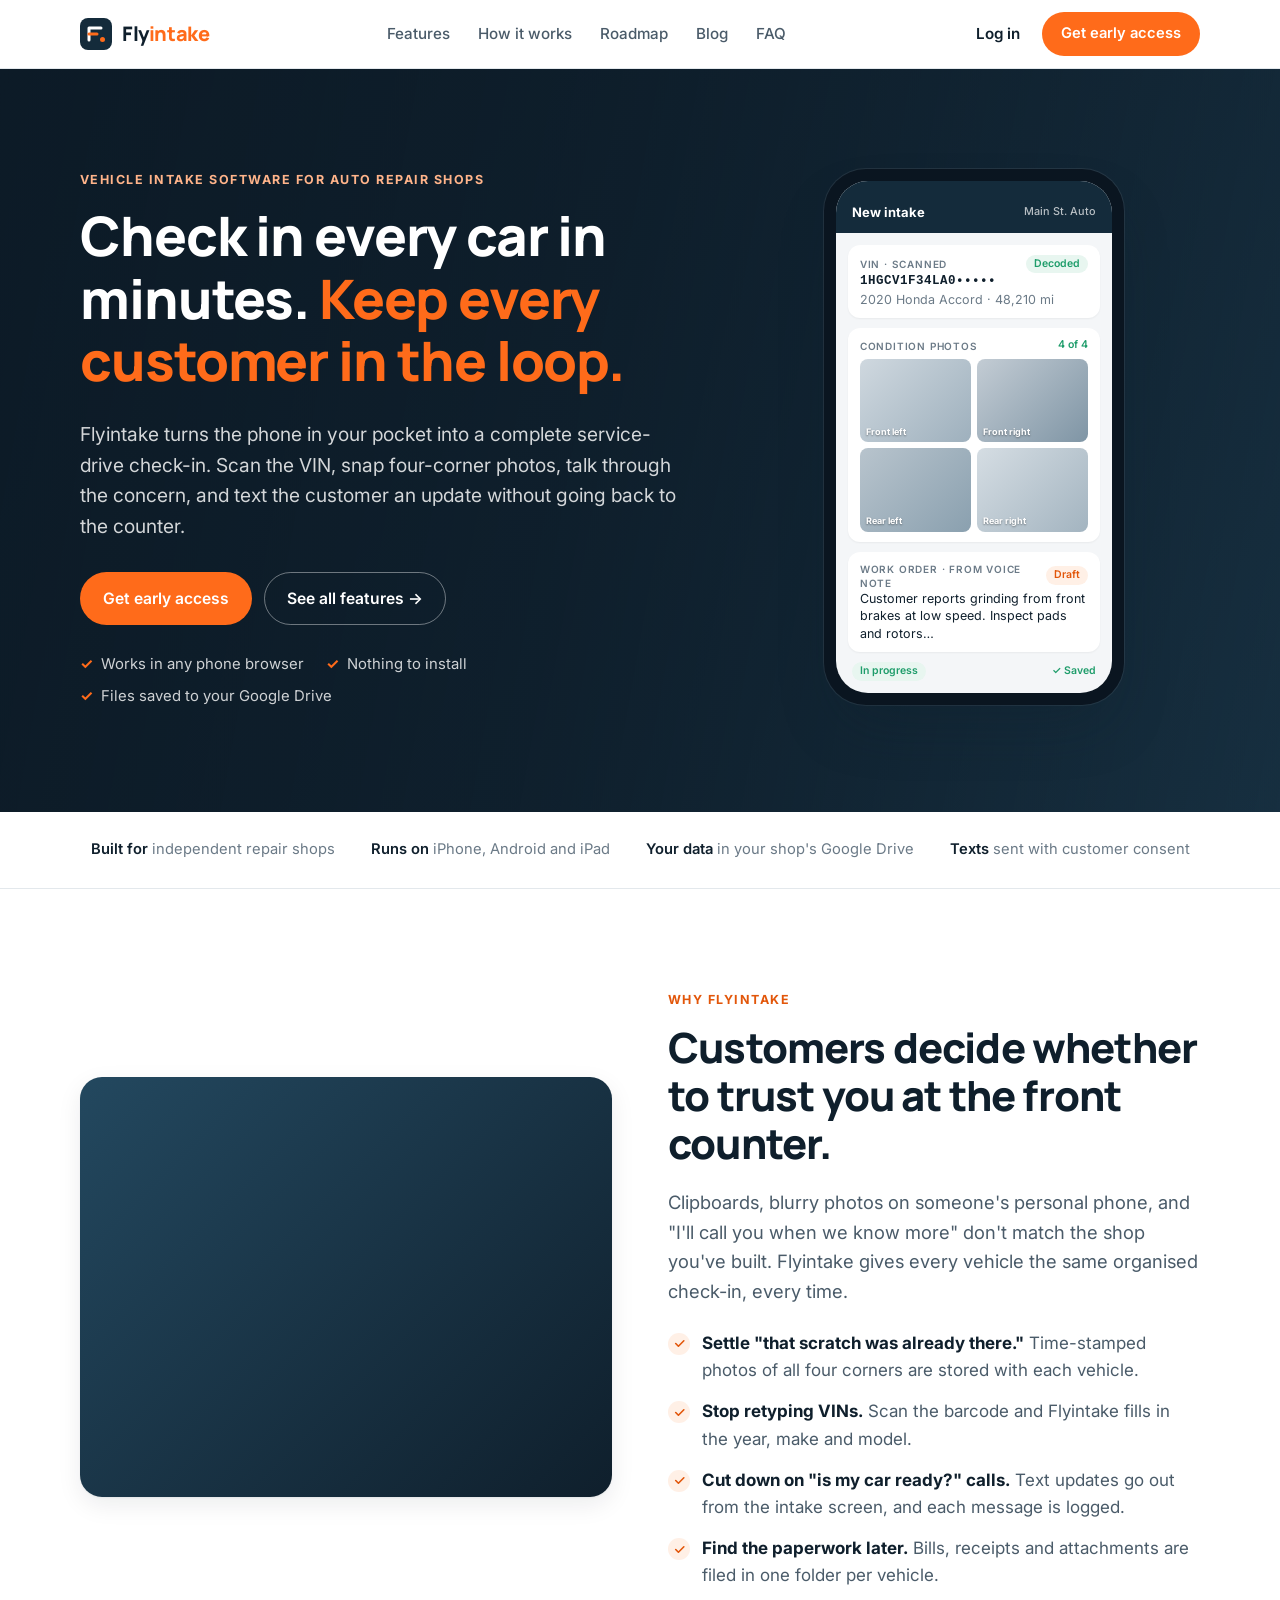
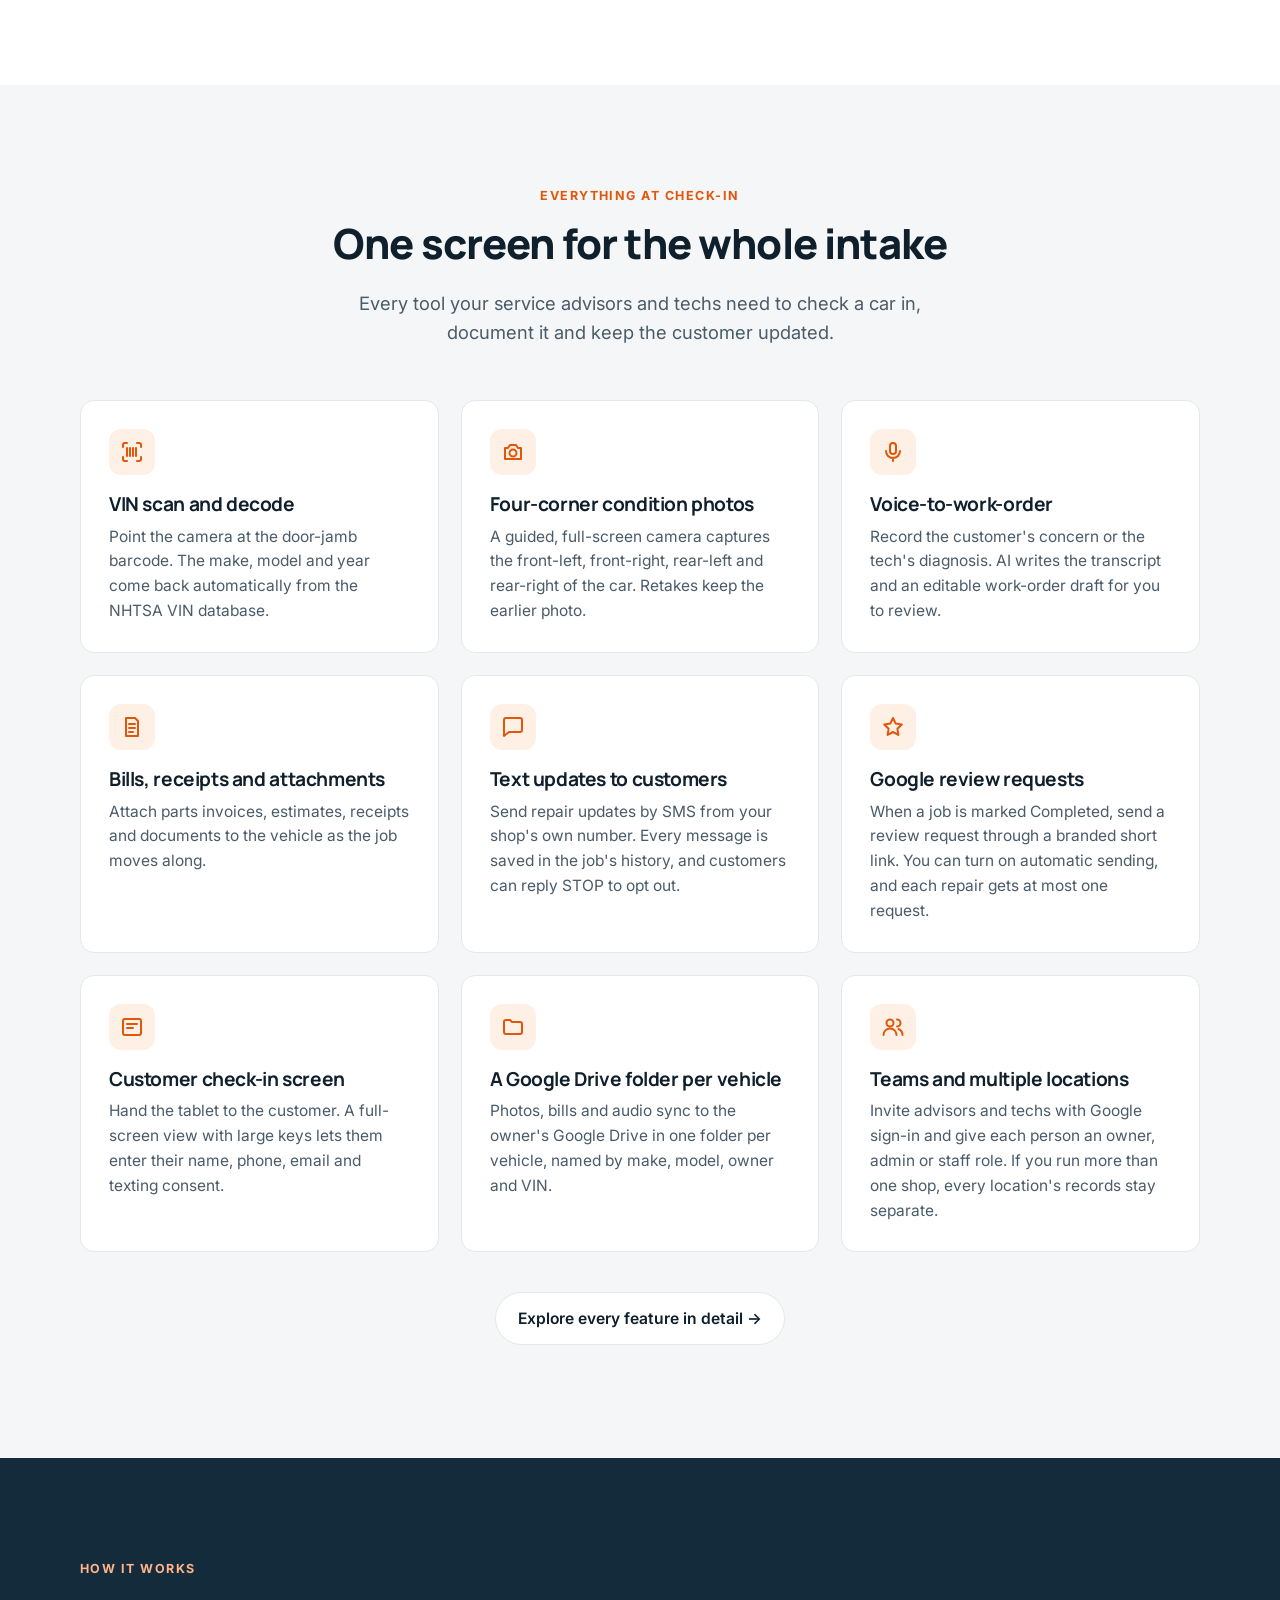
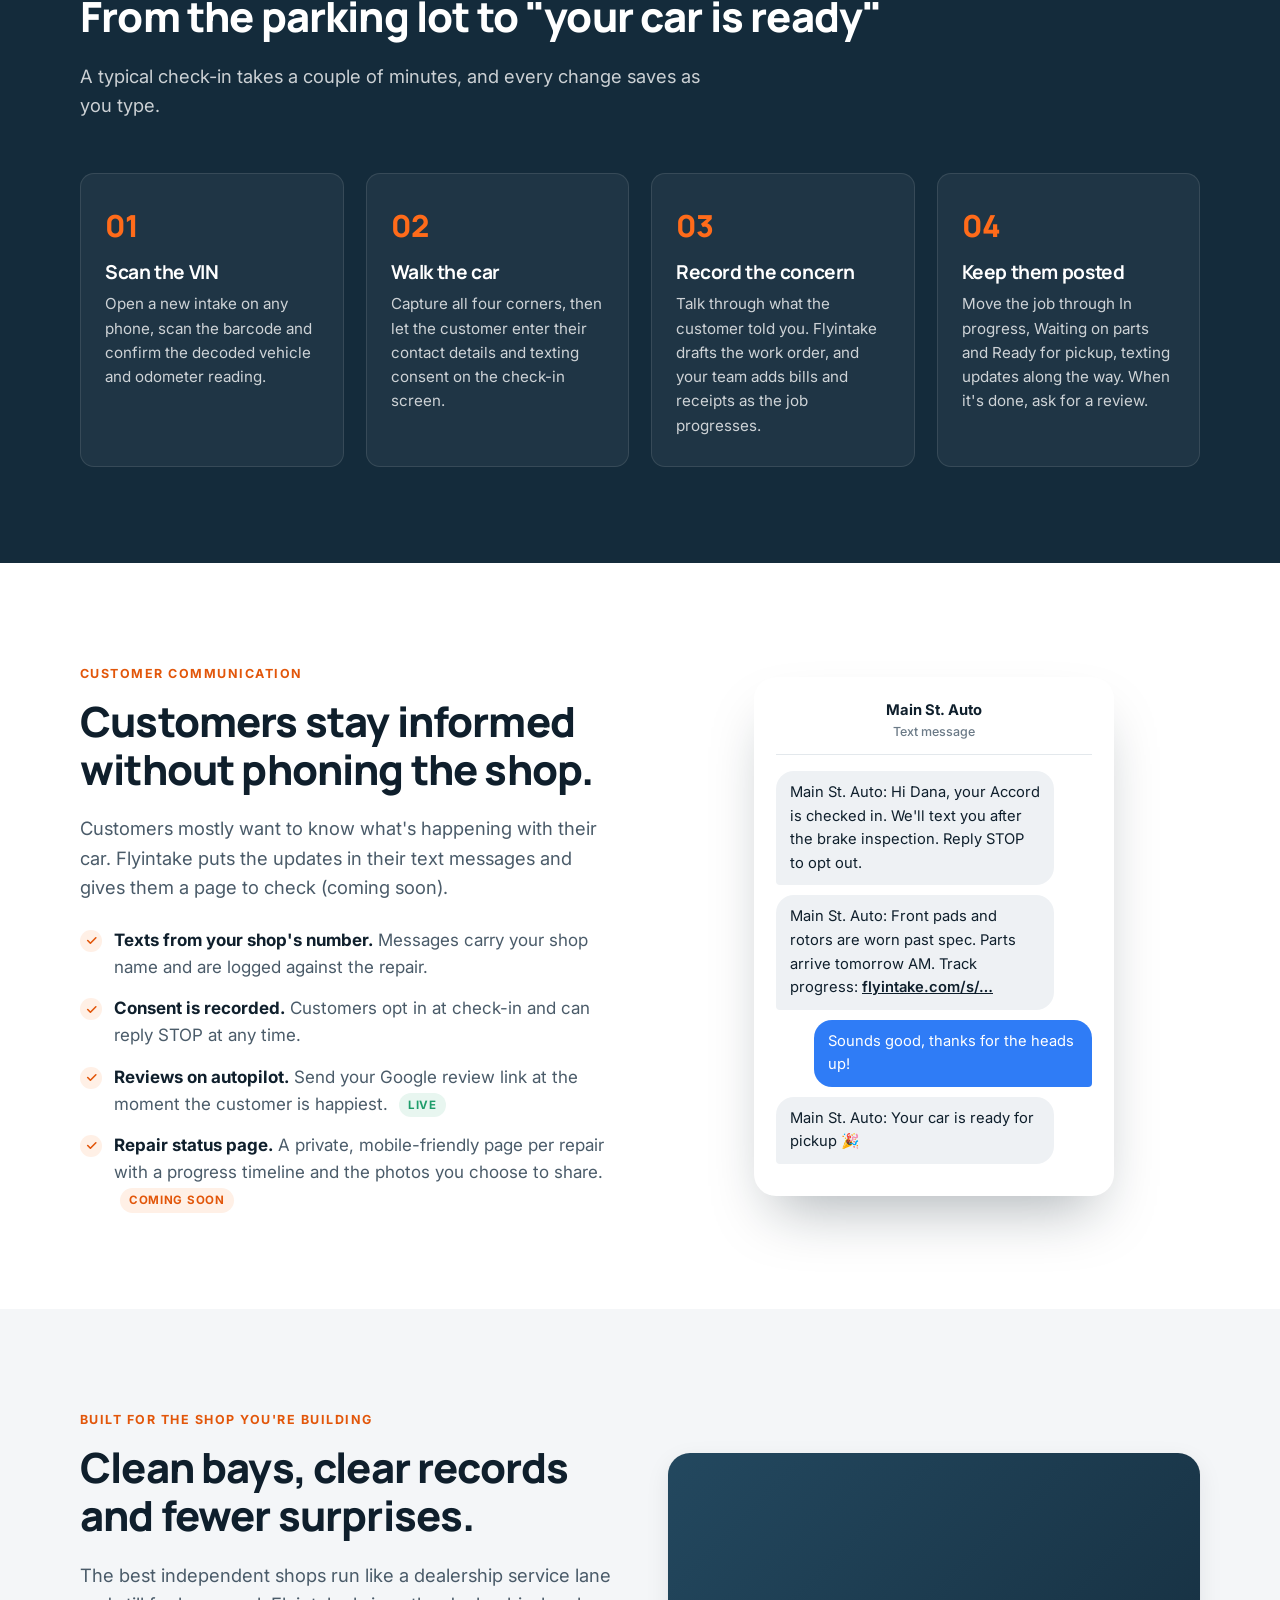
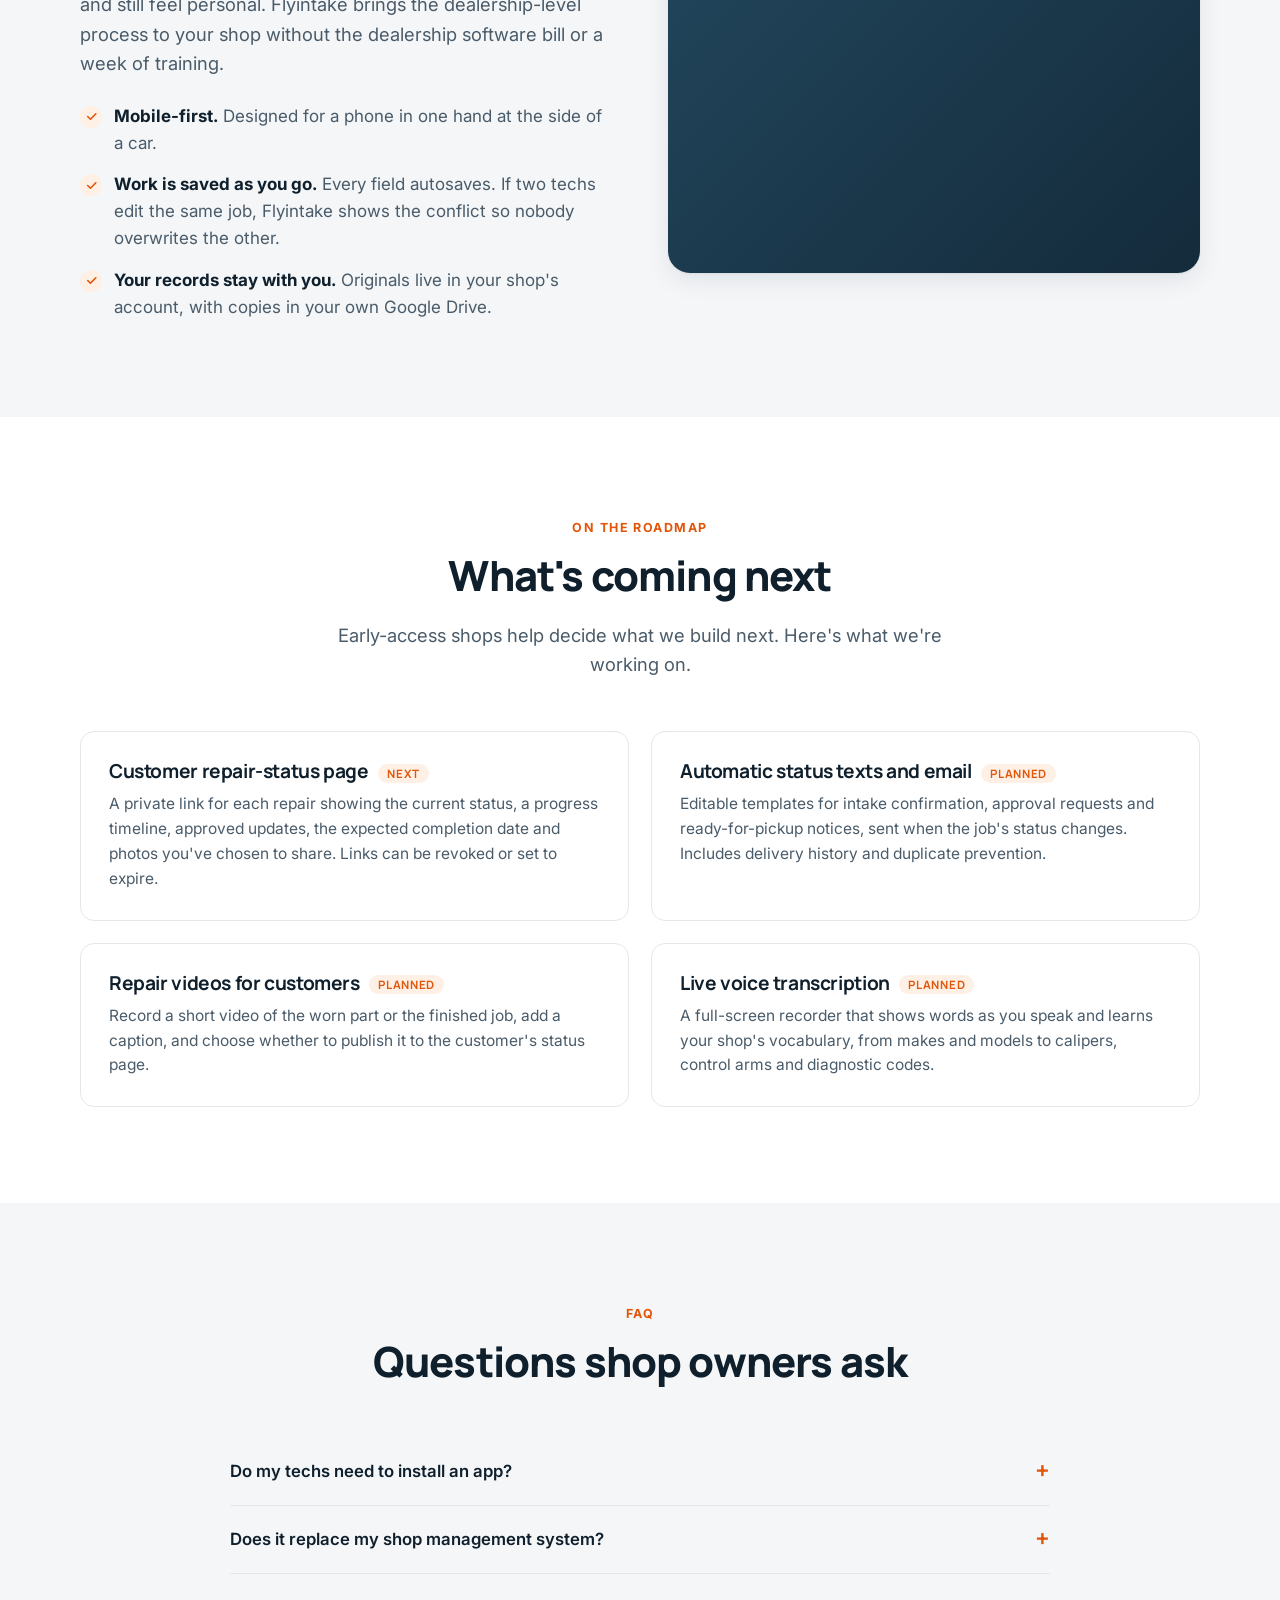
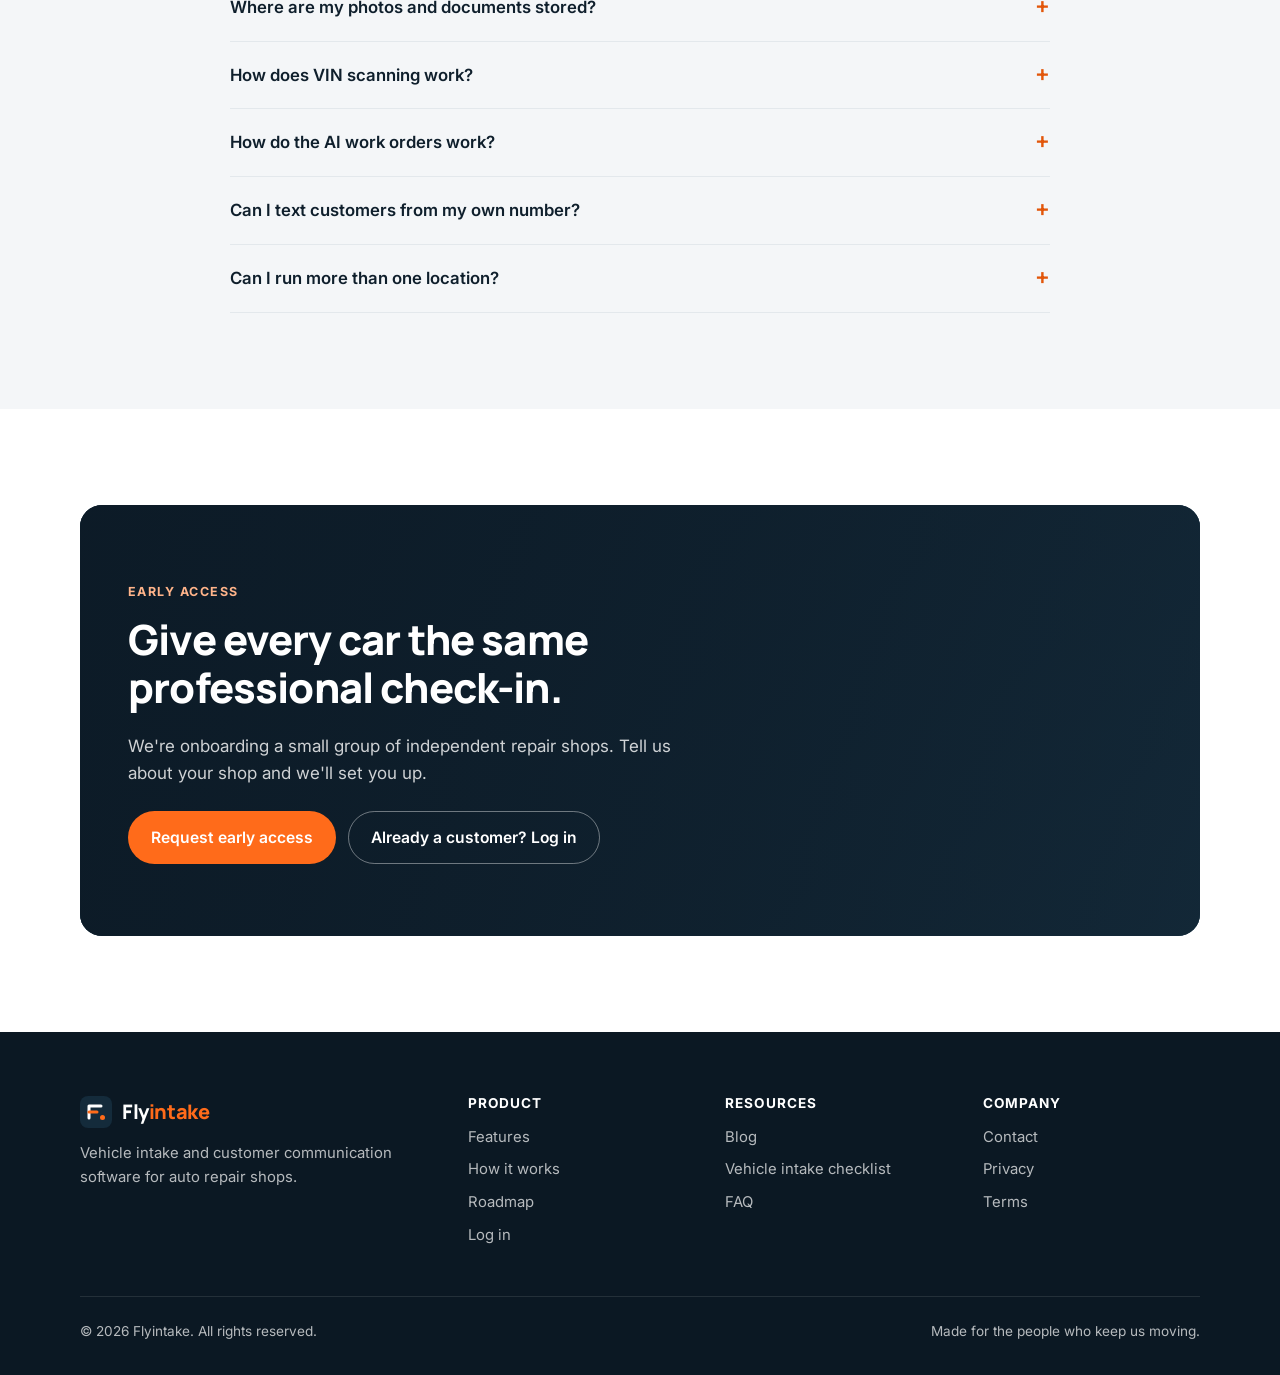
<file: index.html>
<!doctype html>
<html lang="en">
<head>
  <meta charset="utf-8">
  <meta name="viewport" content="width=device-width, initial-scale=1">
  <title>Flyintake | Vehicle Intake Software for Auto Repair Shops</title>
  <meta name="description" content="Flyintake is phone-friendly vehicle intake software for auto repair shops. Scan the VIN, capture condition photos, turn voice notes into work orders and text customers repair updates, all from the service drive.">
  <meta name="theme-color" content="#142b3b">
  <link rel="icon" href="favicon.svg" type="image/svg+xml">
  <meta property="og:type" content="website">
  <meta property="og:site_name" content="Flyintake">
  <meta property="og:title" content="Flyintake | Vehicle intake software for auto repair shops">
  <meta property="og:description" content="Check in every car in minutes. VIN scan, four-corner photos, voice-to-work-order and customer text updates in one web app.">
  <meta name="twitter:card" content="summary_large_image">
  <link rel="preconnect" href="https://fonts.googleapis.com">
  <link rel="preconnect" href="https://fonts.gstatic.com" crossorigin>
  <link href="https://fonts.googleapis.com/css2?family=Inter:wght@400;500;600;700&family=Manrope:wght@700;800&display=swap" rel="stylesheet">
  <link rel="stylesheet" href="assets/css/style.css">
  <script type="application/ld+json">
  {
    "@context": "https://schema.org",
    "@type": "SoftwareApplication",
    "name": "Flyintake",
    "applicationCategory": "BusinessApplication",
    "operatingSystem": "Web, iOS, Android",
    "description": "Vehicle intake and customer communication software for auto repair shops: VIN barcode scanning, condition photos, AI voice-to-work-order, and SMS repair updates.",
    "url": "https://flyintake.com/"
  }
  </script>
</head>
<body>
<a class="skip" href="#main">Skip to content</a>

<header class="site-header">
  <nav class="container nav" aria-label="Main">
    <a class="brand" href="./"><img src="assets/img/logo-mark.svg" alt=""><span>Fly<b>intake</b></span></a>
    <ul class="nav-links">
      <li><a href="features.html">Features</a></li>
      <li><a href="#how-it-works">How it works</a></li>
      <li><a href="#roadmap">Roadmap</a></li>
      <li><a href="blog/">Blog</a></li>
      <li><a href="#faq">FAQ</a></li>
    </ul>
    <div class="nav-cta">
      <a class="login-link" href="https://app.flyintake.com">Log in</a>
      <a class="btn btn-primary" href="#early-access">Get early access</a>
      <button class="menu-toggle" aria-label="Open menu" aria-expanded="false"><span></span><span></span><span></span></button>
    </div>
  </nav>
</header>

<main id="main">

  <!-- Hero -->
  <section class="hero" style="padding:0">
    <div class="container hero-inner">
      <div>
        <span class="eyebrow">Vehicle intake software for auto repair shops</span>
        <h1>Check in every car in minutes. <em>Keep every customer in the loop.</em></h1>
        <p class="lead">Flyintake turns the phone in your pocket into a complete service-drive check-in. Scan the VIN, snap four-corner photos, talk through the concern, and text the customer an update without going back to the counter.</p>
        <div class="btn-row" style="margin-top:30px">
          <a class="btn btn-primary" href="#early-access">Get early access</a>
          <a class="btn btn-ghost" href="features.html">See all features →</a>
        </div>
        <ul class="hero-points">
          <li>Works in any phone browser</li>
          <li>Nothing to install</li>
          <li>Files saved to your Google Drive</li>
        </ul>
      </div>
      <div aria-hidden="true">
        <div class="phone">
          <div class="phone-screen">
            <div class="app-bar"><span>New intake</span><small>Main St. Auto</small></div>
            <div class="app-body">
              <div class="app-card">
                <div class="row"><span class="label">VIN · scanned</span><span class="chip">Decoded</span></div>
                <div class="vin">1HGCV1F34LA0•••••</div>
                <div style="color:var(--muted)">2020 Honda Accord · 48,210 mi</div>
              </div>
              <div class="app-card">
                <div class="row"><span class="label">Condition photos</span><span class="saved">4 of 4</span></div>
                <div class="corners">
                  <div class="corner" data-l="Front left"></div>
                  <div class="corner c2" data-l="Front right"></div>
                  <div class="corner c3" data-l="Rear left"></div>
                  <div class="corner c4" data-l="Rear right"></div>
                </div>
              </div>
              <div class="app-card">
                <div class="row"><span class="label">Work order · from voice note</span><span class="chip orange">Draft</span></div>
                <div>Customer reports grinding from front brakes at low speed. Inspect pads and rotors…</div>
              </div>
              <div class="row" style="padding:0 4px"><span class="chip">In progress</span><span class="saved">✓ Saved</span></div>
            </div>
          </div>
        </div>
      </div>
    </div>
  </section>

  <div class="logos-strip">
    <div class="container">
      <span><b>Built for</b> independent repair shops</span>
      <span><b>Runs on</b> iPhone, Android and iPad</span>
      <span><b>Your data</b> in your shop's Google Drive</span>
      <span><b>Texts</b> sent with customer consent</span>
    </div>
  </div>

  <!-- Problem -->
  <section>
    <div class="container grid-2">
      <div class="photo photo-counter" role="img" aria-label="A bright, organised auto repair shop front counter"></div>
      <div>
        <span class="eyebrow">Why Flyintake</span>
        <h2>Customers decide whether to trust you at the front counter.</h2>
        <p class="lead">Clipboards, blurry photos on someone's personal phone, and "I'll call you when we know more" don't match the shop you've built. Flyintake gives every vehicle the same organised check-in, every time.</p>
        <ul class="checklist">
          <li><strong>Settle "that scratch was already there."</strong> Time-stamped photos of all four corners are stored with each vehicle.</li>
          <li><strong>Stop retyping VINs.</strong> Scan the barcode and Flyintake fills in the year, make and model.</li>
          <li><strong>Cut down on "is my car ready?" calls.</strong> Text updates go out from the intake screen, and each message is logged.</li>
          <li><strong>Find the paperwork later.</strong> Bills, receipts and attachments are filed in one folder per vehicle.</li>
        </ul>
      </div>
    </div>
  </section>

  <!-- Features -->
  <section class="section-soft" id="features">
    <div class="container">
      <div class="section-head center">
        <span class="eyebrow">Everything at check-in</span>
        <h2>One screen for the whole intake</h2>
        <p class="lead">Every tool your service advisors and techs need to check a car in, document it and keep the customer updated.</p>
      </div>
      <div class="grid-3">
        <article class="card">
          <div class="icon"><svg viewBox="0 0 24 24" fill="none" stroke="currentColor" stroke-width="2" stroke-linecap="round"><path d="M3 7V5a2 2 0 0 1 2-2h2M17 3h2a2 2 0 0 1 2 2v2M21 17v2a2 2 0 0 1-2 2h-2M7 21H5a2 2 0 0 1-2-2v-2M7 8v8M10 8v8M13 8v8M16 8v8"/></svg></div>
          <h3>VIN scan and decode</h3>
          <p>Point the camera at the door-jamb barcode. The make, model and year come back automatically from the NHTSA VIN database.</p>
        </article>
        <article class="card">
          <div class="icon"><svg viewBox="0 0 24 24" fill="none" stroke="currentColor" stroke-width="2" stroke-linecap="round" stroke-linejoin="round"><path d="M4 8h3l2-3h6l2 3h3v11H4z"/><circle cx="12" cy="13" r="3.5"/></svg></div>
          <h3>Four-corner condition photos</h3>
          <p>A guided, full-screen camera captures the front-left, front-right, rear-left and rear-right of the car. Retakes keep the earlier photo.</p>
        </article>
        <article class="card">
          <div class="icon"><svg viewBox="0 0 24 24" fill="none" stroke="currentColor" stroke-width="2" stroke-linecap="round" stroke-linejoin="round"><rect x="9" y="3" width="6" height="11" rx="3"/><path d="M5 11a7 7 0 0 0 14 0M12 18v3"/></svg></div>
          <h3>Voice-to-work-order</h3>
          <p>Record the customer's concern or the tech's diagnosis. AI writes the transcript and an editable work-order draft for you to review.</p>
        </article>
        <article class="card">
          <div class="icon"><svg viewBox="0 0 24 24" fill="none" stroke="currentColor" stroke-width="2" stroke-linecap="round" stroke-linejoin="round"><path d="M6 3h9l3 3v15H6z"/><path d="M9 9h6M9 13h6M9 17h4"/></svg></div>
          <h3>Bills, receipts and attachments</h3>
          <p>Attach parts invoices, estimates, receipts and documents to the vehicle as the job moves along.</p>
        </article>
        <article class="card">
          <div class="icon"><svg viewBox="0 0 24 24" fill="none" stroke="currentColor" stroke-width="2" stroke-linecap="round" stroke-linejoin="round"><path d="M21 15a2 2 0 0 1-2 2H8l-5 4V5a2 2 0 0 1 2-2h14a2 2 0 0 1 2 2z"/></svg></div>
          <h3>Text updates to customers</h3>
          <p>Send repair updates by SMS from your shop's own number. Every message is saved in the job's history, and customers can reply STOP to opt out.</p>
        </article>
        <article class="card">
          <div class="icon"><svg viewBox="0 0 24 24" fill="none" stroke="currentColor" stroke-width="2" stroke-linejoin="round"><path d="M12 3l2.7 5.6 6.1.9-4.4 4.3 1 6.1L12 17l-5.4 2.9 1-6.1L3.2 9.5l6.1-.9z"/></svg></div>
          <h3>Google review requests</h3>
          <p>When a job is marked Completed, send a review request through a branded short link. You can turn on automatic sending, and each repair gets at most one request.</p>
        </article>
        <article class="card">
          <div class="icon"><svg viewBox="0 0 24 24" fill="none" stroke="currentColor" stroke-width="2" stroke-linecap="round" stroke-linejoin="round"><rect x="3" y="4" width="18" height="16" rx="2"/><path d="M7 9h10M7 13h6"/></svg></div>
          <h3>Customer check-in screen</h3>
          <p>Hand the tablet to the customer. A full-screen view with large keys lets them enter their name, phone, email and texting consent.</p>
        </article>
        <article class="card">
          <div class="icon"><svg viewBox="0 0 24 24" fill="none" stroke="currentColor" stroke-width="2" stroke-linecap="round" stroke-linejoin="round"><path d="M3 7a2 2 0 0 1 2-2h4l2 2h8a2 2 0 0 1 2 2v8a2 2 0 0 1-2 2H5a2 2 0 0 1-2-2z"/></svg></div>
          <h3>A Google Drive folder per vehicle</h3>
          <p>Photos, bills and audio sync to the owner's Google Drive in one folder per vehicle, named by make, model, owner and VIN.</p>
        </article>
        <article class="card">
          <div class="icon"><svg viewBox="0 0 24 24" fill="none" stroke="currentColor" stroke-width="2" stroke-linecap="round" stroke-linejoin="round"><circle cx="9" cy="8" r="3.5"/><path d="M2.5 20a6.5 6.5 0 0 1 13 0M16 4.5a3.5 3.5 0 0 1 0 7M21.5 20a6.5 6.5 0 0 0-4-6"/></svg></div>
          <h3>Teams and multiple locations</h3>
          <p>Invite advisors and techs with Google sign-in and give each person an owner, admin or staff role. If you run more than one shop, every location's records stay separate.</p>
        </article>
      </div>
      <p class="center" style="margin-top:40px"><a class="btn btn-outline" href="features.html">Explore every feature in detail →</a></p>
    </div>
  </section>

  <!-- How it works -->
  <section class="section-dark" id="how-it-works">
    <div class="container">
      <div class="section-head">
        <span class="eyebrow" style="color:#ffb48a">How it works</span>
        <h2>From the parking lot to "your car is ready"</h2>
        <p class="lead">A typical check-in takes a couple of minutes, and every change saves as you type.</p>
      </div>
      <div class="steps">
        <div class="step"><h3>Scan the VIN</h3><p>Open a new intake on any phone, scan the barcode and confirm the decoded vehicle and odometer reading.</p></div>
        <div class="step"><h3>Walk the car</h3><p>Capture all four corners, then let the customer enter their contact details and texting consent on the check-in screen.</p></div>
        <div class="step"><h3>Record the concern</h3><p>Talk through what the customer told you. Flyintake drafts the work order, and your team adds bills and receipts as the job progresses.</p></div>
        <div class="step"><h3>Keep them posted</h3><p>Move the job through In progress, Waiting on parts and Ready for pickup, texting updates along the way. When it's done, ask for a review.</p></div>
      </div>
    </div>
  </section>

  <!-- Customer communication -->
  <section>
    <div class="container grid-2">
      <div>
        <span class="eyebrow">Customer communication</span>
        <h2>Customers stay informed without phoning the shop.</h2>
        <p class="lead">Customers mostly want to know what's happening with their car. Flyintake puts the updates in their text messages and gives them a page to check (coming soon).</p>
        <ul class="checklist">
          <li><strong>Texts from your shop's number.</strong> Messages carry your shop name and are logged against the repair.</li>
          <li><strong>Consent is recorded.</strong> Customers opt in at check-in and can reply STOP at any time.</li>
          <li><strong>Reviews on autopilot.</strong> Send your Google review link at the moment the customer is happiest. <span class="tag live">Live</span></li>
          <li><strong>Repair status page.</strong> A private, mobile-friendly page per repair with a progress timeline and the photos you choose to share. <span class="tag soon">Coming soon</span></li>
        </ul>
      </div>
      <div style="display:grid;gap:28px">
        <div class="sms" aria-label="Example text message conversation">
          <div class="sms-head">Main St. Auto<small>Text message</small></div>
          <div class="bubble">Main St. Auto: Hi Dana, your Accord is checked in. We'll text you after the brake inspection. Reply STOP to opt out.</div>
          <div class="bubble">Main St. Auto: Front pads and rotors are worn past spec. Parts arrive tomorrow AM. Track progress: <a href="#roadmap">flyintake.com/s/…</a></div>
          <div class="bubble out">Sounds good, thanks for the heads up!</div>
          <div class="bubble">Main St. Auto: Your car is ready for pickup 🎉</div>
        </div>
      </div>
    </div>
  </section>

  <!-- Aspiration -->
  <section class="section-soft">
    <div class="container grid-2">
      <div>
        <span class="eyebrow">Built for the shop you're building</span>
        <h2>Clean bays, clear records and fewer surprises.</h2>
        <p class="lead">The best independent shops run like a dealership service lane and still feel personal. Flyintake brings the dealership-level process to your shop without the dealership software bill or a week of training.</p>
        <ul class="checklist">
          <li><strong>Mobile-first.</strong> Designed for a phone in one hand at the side of a car.</li>
          <li><strong>Work is saved as you go.</strong> Every field autosaves. If two techs edit the same job, Flyintake shows the conflict so nobody overwrites the other.</li>
          <li><strong>Your records stay with you.</strong> Originals live in your shop's account, with copies in your own Google Drive.</li>
        </ul>
      </div>
      <div class="photo photo-bay" role="img" aria-label="A clean, modern auto service bay with a car on a lift"></div>
    </div>
  </section>

  <!-- Roadmap -->
  <section id="roadmap">
    <div class="container">
      <div class="section-head center">
        <span class="eyebrow">On the roadmap</span>
        <h2>What's coming next</h2>
        <p class="lead">Early-access shops help decide what we build next. Here's what we're working on.</p>
      </div>
      <div class="roadmap">
        <article class="card"><h3>Customer repair-status page <span class="tag soon">Next</span></h3><p>A private link for each repair showing the current status, a progress timeline, approved updates, the expected completion date and photos you've chosen to share. Links can be revoked or set to expire.</p></article>
        <article class="card"><h3>Automatic status texts and email <span class="tag soon">Planned</span></h3><p>Editable templates for intake confirmation, approval requests and ready-for-pickup notices, sent when the job's status changes. Includes delivery history and duplicate prevention.</p></article>
        <article class="card"><h3>Repair videos for customers <span class="tag soon">Planned</span></h3><p>Record a short video of the worn part or the finished job, add a caption, and choose whether to publish it to the customer's status page.</p></article>
        <article class="card"><h3>Live voice transcription <span class="tag soon">Planned</span></h3><p>A full-screen recorder that shows words as you speak and learns your shop's vocabulary, from makes and models to calipers, control arms and diagnostic codes.</p></article>
      </div>
    </div>
  </section>

  <!-- FAQ -->
  <section class="section-soft" id="faq">
    <div class="container">
      <div class="section-head center">
        <span class="eyebrow">FAQ</span>
        <h2>Questions shop owners ask</h2>
      </div>
      <div class="faq">
        <details><summary>Do my techs need to install an app?</summary><p>No. Flyintake runs in the browser on iPhone, Android, iPad and desktop. Open app.flyintake.com and sign in with Google.</p></details>
        <details><summary>Does it replace my shop management system?</summary><p>Flyintake handles intake, documentation and customer updates. It works alongside your existing estimating, parts and invoicing software.</p></details>
        <details><summary>Where are my photos and documents stored?</summary><p>Originals are stored in your shop's Flyintake account and copied to the shop owner's Google Drive, with one folder per vehicle under FLYINTAKE_VEHICLES. Flyintake asks only for access to the files it creates in your Drive.</p></details>
        <details><summary>How does VIN scanning work?</summary><p>Point your phone camera at the VIN barcode on the door jamb or registration. Flyintake reads the barcode and looks up the year, make and model in the public NHTSA database. You can also type the VIN.</p></details>
        <details><summary>How do the AI work orders work?</summary><p>Record or upload a voice note. Flyintake saves the audio first, then creates a transcript and a draft work order that you can edit. Always review the draft before authorising repairs.</p></details>
        <details><summary>Can I text customers from my own number?</summary><p>Yes. Each shop gets its own SMS-capable number and keeps its own message history. Customers give texting consent at check-in, and every message includes opt-out instructions.</p></details>
        <details><summary>Can I run more than one location?</summary><p>Yes. Each shop has its own owner, team, records and texting settings. People who work at more than one location can switch shops from the header.</p></details>
      </div>
    </div>
  </section>

  <!-- CTA -->
  <section id="early-access">
    <div class="container">
      <div class="cta-band">
        <span class="eyebrow" style="color:#ffb48a">Early access</span>
        <h2>Give every car the same professional check-in.</h2>
        <p>We're onboarding a small group of independent repair shops. Tell us about your shop and we'll set you up.</p>
        <div class="btn-row" style="margin-top:24px">
          <a class="btn btn-primary" href="mailto:hello@flyintake.com?subject=Flyintake%20early%20access">Request early access</a>
          <a class="btn btn-ghost" href="https://app.flyintake.com">Already a customer? Log in</a>
        </div>
      </div>
    </div>
  </section>

</main>

<footer class="site-footer">
  <div class="container">
    <div class="footer-grid">
      <div>
        <a class="brand" href="./"><img src="assets/img/logo-mark.svg" alt=""><span>Fly<b>intake</b></span></a>
        <p>Vehicle intake and customer communication software for auto repair shops.</p>
      </div>
      <div><h4>Product</h4><ul><li><a href="features.html">Features</a></li><li><a href="#how-it-works">How it works</a></li><li><a href="#roadmap">Roadmap</a></li><li><a href="https://app.flyintake.com">Log in</a></li></ul></div>
      <div><h4>Resources</h4><ul><li><a href="blog/">Blog</a></li><li><a href="blog/vehicle-intake-checklist.html">Vehicle intake checklist</a></li><li><a href="#faq">FAQ</a></li></ul></div>
      <div><h4>Company</h4><ul><li><a href="mailto:hello@flyintake.com">Contact</a></li><li><a href="https://app.flyintake.com/privacy">Privacy</a></li><li><a href="https://app.flyintake.com/terms">Terms</a></li></ul></div>
    </div>
    <div class="footer-bottom"><span>© <span id="year">2026</span> Flyintake. All rights reserved.</span><span>Made for the people who keep us moving.</span></div>
  </div>
</footer>
<script src="assets/js/main.js" defer></script>
</body>
</html>
</file>
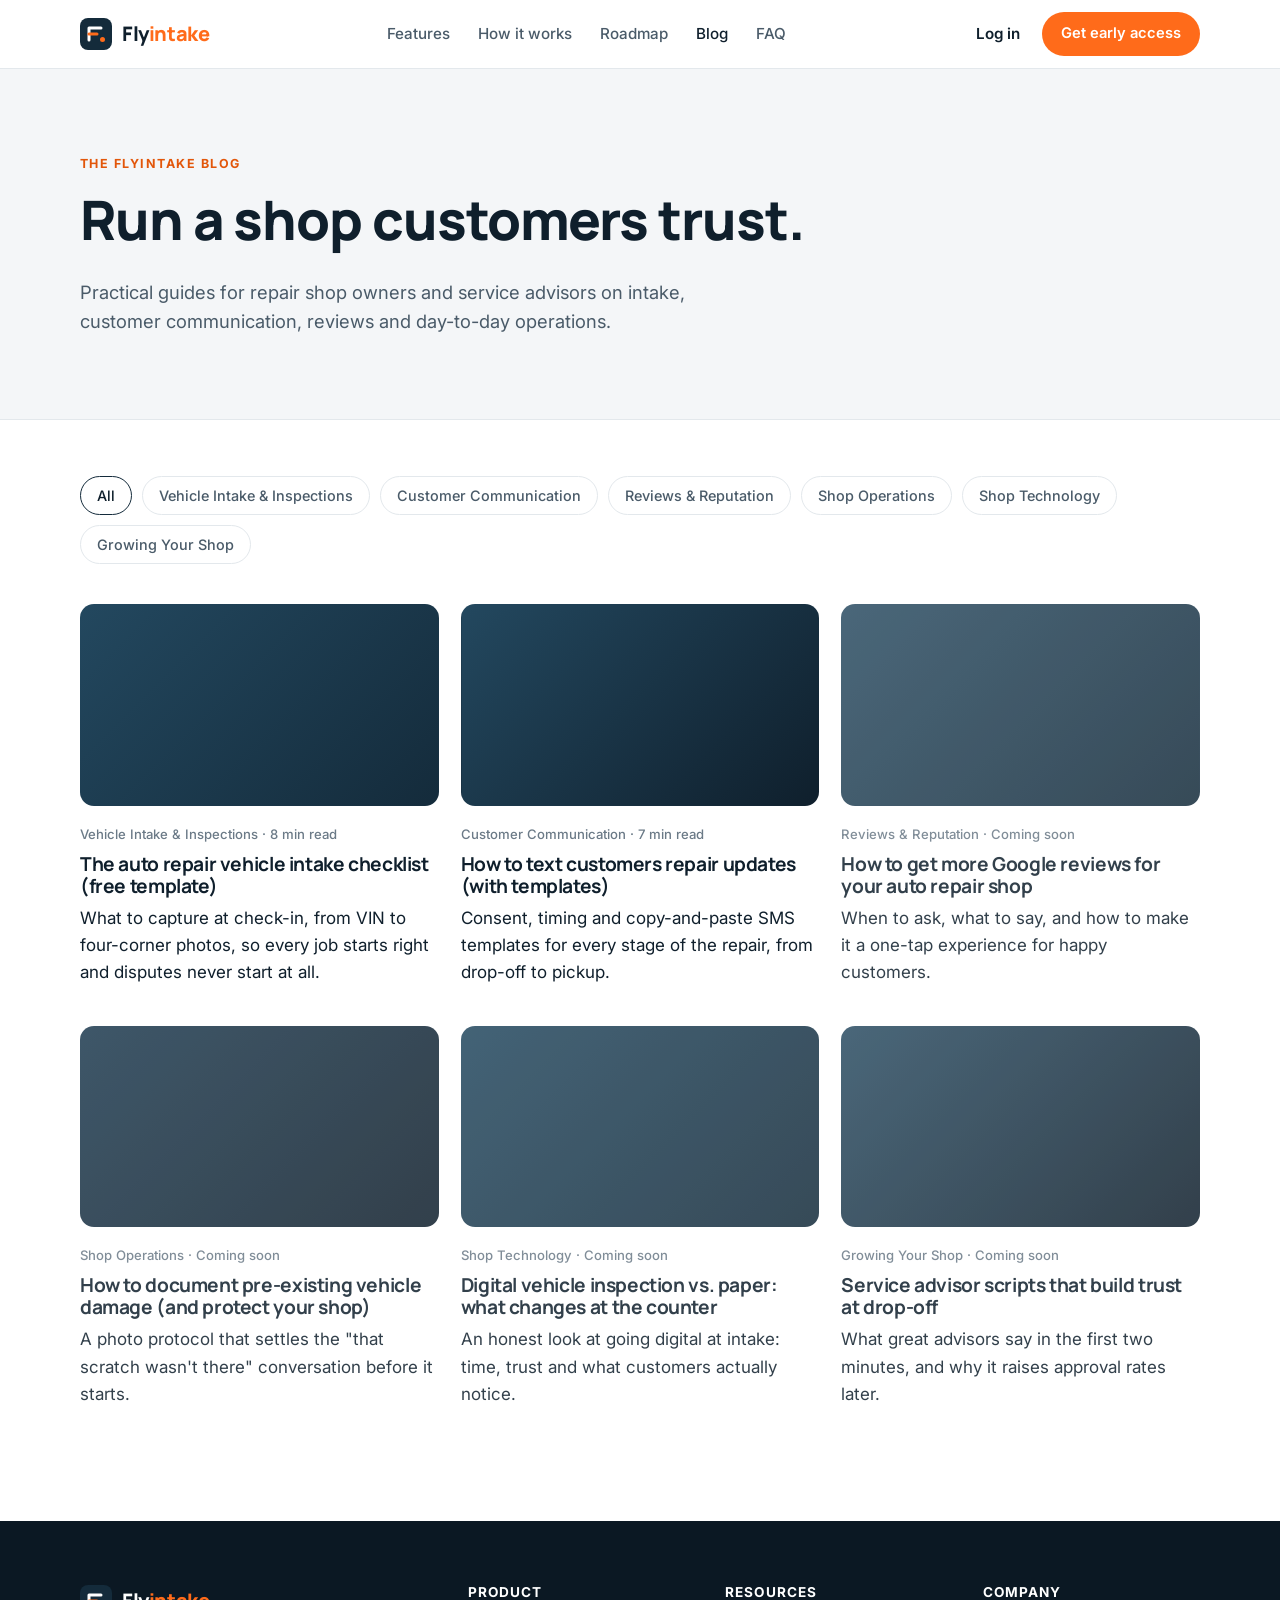
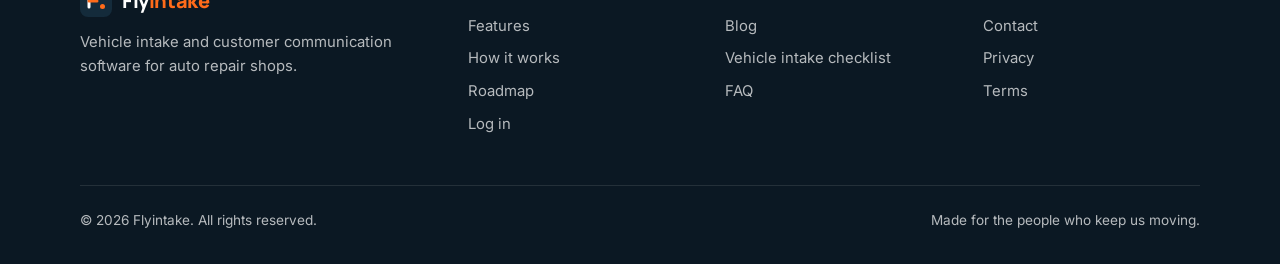
<file: blog/index.html>
<!doctype html>
<html lang="en">
<head>
  <meta charset="utf-8">
  <meta name="viewport" content="width=device-width, initial-scale=1">
  <title>Blog | Flyintake: Running a Better Auto Repair Shop</title>
  <meta name="description" content="Practical guides for auto repair shop owners and service advisors on vehicle intake, customer communication, reviews and shop operations.">
  <meta name="theme-color" content="#142b3b">
  <link rel="icon" href="../favicon.svg" type="image/svg+xml">
  <meta property="og:type" content="website">
  <meta property="og:site_name" content="Flyintake">
  <meta property="og:title" content="Blog | Flyintake: Running a Better Auto Repair Shop">
  <meta property="og:description" content="Practical guides for auto repair shop owners and service advisors on vehicle intake, customer communication, reviews and shop operations.">
  <link rel="preconnect" href="https://fonts.googleapis.com">
  <link rel="preconnect" href="https://fonts.gstatic.com" crossorigin>
  <link href="https://fonts.googleapis.com/css2?family=Inter:wght@400;500;600;700&family=Manrope:wght@700;800&display=swap" rel="stylesheet">
  <link rel="stylesheet" href="../assets/css/style.css">
</head>
<body>
<a class="skip" href="#main">Skip to content</a>

<header class="site-header">
  <nav class="container nav" aria-label="Main">
    <a class="brand" href=".././"><img src="../assets/img/logo-mark.svg" alt=""><span>Fly<b>intake</b></span></a>
    <ul class="nav-links">
      <li><a href="../features.html">Features</a></li>
      <li><a href="../index.html#how-it-works">How it works</a></li>
      <li><a href="../index.html#roadmap">Roadmap</a></li>
      <li><a href="../blog/" aria-current="page">Blog</a></li>
      <li><a href="../index.html#faq">FAQ</a></li>
    </ul>
    <div class="nav-cta">
      <a class="login-link" href="https://app.flyintake.com">Log in</a>
      <a class="btn btn-primary" href="../index.html#early-access">Get early access</a>
      <button class="menu-toggle" aria-label="Open menu" aria-expanded="false"><span></span><span></span><span></span></button>
    </div>
  </nav>
</header>

<main id="main">
  <section class="page-hero">
    <div class="container">
      <span class="eyebrow">The Flyintake blog</span>
      <h1>Run a shop customers trust.</h1>
      <p class="lead">Practical guides for repair shop owners and service advisors on intake, customer communication, reviews and day-to-day operations.</p>
    </div>
  </section>

  <section style="padding-top:56px">
    <div class="container">
      <nav class="cat-list" aria-label="Blog categories">
        <a class="active" href="./">All</a>
        <a href="#intake">Vehicle Intake &amp; Inspections</a>
        <a href="#communication">Customer Communication</a>
        <a href="#reviews">Reviews &amp; Reputation</a>
        <a href="#operations">Shop Operations</a>
        <a href="#technology">Shop Technology</a>
        <a href="#growth">Growing Your Shop</a>
      </nav>

      <div class="grid-3">
        <a class="post-card" href="vehicle-intake-checklist.html" id="intake">
          <div class="thumb photo-bay" style="background-image:var(--img-bay),linear-gradient(135deg,#23485f,#142b3b)"></div>
          <div class="post-meta">Vehicle Intake &amp; Inspections · 8 min read</div>
          <h3>The auto repair vehicle intake checklist (free template)</h3>
          <p>What to capture at check-in, from VIN to four-corner photos, so every job starts right and disputes never start at all.</p>
        </a>
        <a class="post-card" href="text-message-repair-updates.html" id="communication">
          <div class="thumb" style="background-image:var(--img-counter),linear-gradient(135deg,#23485f,#0f1f2c)"></div>
          <div class="post-meta">Customer Communication · 7 min read</div>
          <h3>How to text customers repair updates (with templates)</h3>
          <p>Consent, timing and copy-and-paste SMS templates for every stage of the repair, from drop-off to pickup.</p>
        </a>
        <div class="post-card planned" id="reviews">
          <div class="thumb" style="background-image:var(--img-tech),linear-gradient(135deg,#2b4d63,#142b3b)"></div>
          <div class="post-meta">Reviews &amp; Reputation · Coming soon</div>
          <h3>How to get more Google reviews for your auto repair shop</h3>
          <p>When to ask, what to say, and how to make it a one-tap experience for happy customers.</p>
        </div>
        <div class="post-card planned" id="operations">
          <div class="thumb" style="background:linear-gradient(135deg,#1d3a4f,#0f1f2c)"></div>
          <div class="post-meta">Shop Operations · Coming soon</div>
          <h3>How to document pre-existing vehicle damage (and protect your shop)</h3>
          <p>A photo protocol that settles the "that scratch wasn't there" conversation before it starts.</p>
        </div>
        <div class="post-card planned" id="technology">
          <div class="thumb" style="background:linear-gradient(135deg,#23485f,#142b3b)"></div>
          <div class="post-meta">Shop Technology · Coming soon</div>
          <h3>Digital vehicle inspection vs. paper: what changes at the counter</h3>
          <p>An honest look at going digital at intake: time, trust and what customers actually notice.</p>
        </div>
        <div class="post-card planned" id="growth">
          <div class="thumb" style="background:linear-gradient(135deg,#2b4d63,#0f1f2c)"></div>
          <div class="post-meta">Growing Your Shop · Coming soon</div>
          <h3>Service advisor scripts that build trust at drop-off</h3>
          <p>What great advisors say in the first two minutes, and why it raises approval rates later.</p>
        </div>
      </div>
    </div>
  </section>

</main>

<footer class="site-footer">
  <div class="container">
    <div class="footer-grid">
      <div>
        <a class="brand" href=".././"><img src="../assets/img/logo-mark.svg" alt=""><span>Fly<b>intake</b></span></a>
        <p>Vehicle intake and customer communication software for auto repair shops.</p>
      </div>
      <div><h4>Product</h4><ul><li><a href="../features.html">Features</a></li><li><a href="../index.html#how-it-works">How it works</a></li><li><a href="../index.html#roadmap">Roadmap</a></li><li><a href="https://app.flyintake.com">Log in</a></li></ul></div>
      <div><h4>Resources</h4><ul><li><a href="../blog/">Blog</a></li><li><a href="../blog/vehicle-intake-checklist.html">Vehicle intake checklist</a></li><li><a href="../index.html#faq">FAQ</a></li></ul></div>
      <div><h4>Company</h4><ul><li><a href="mailto:hello@flyintake.com">Contact</a></li><li><a href="https://app.flyintake.com/privacy">Privacy</a></li><li><a href="https://app.flyintake.com/terms">Terms</a></li></ul></div>
    </div>
    <div class="footer-bottom"><span>© <span id="year">2026</span> Flyintake. All rights reserved.</span><span>Made for the people who keep us moving.</span></div>
  </div>
</footer>
<script src="../assets/js/main.js" defer></script>
</body>
</html>
</file>
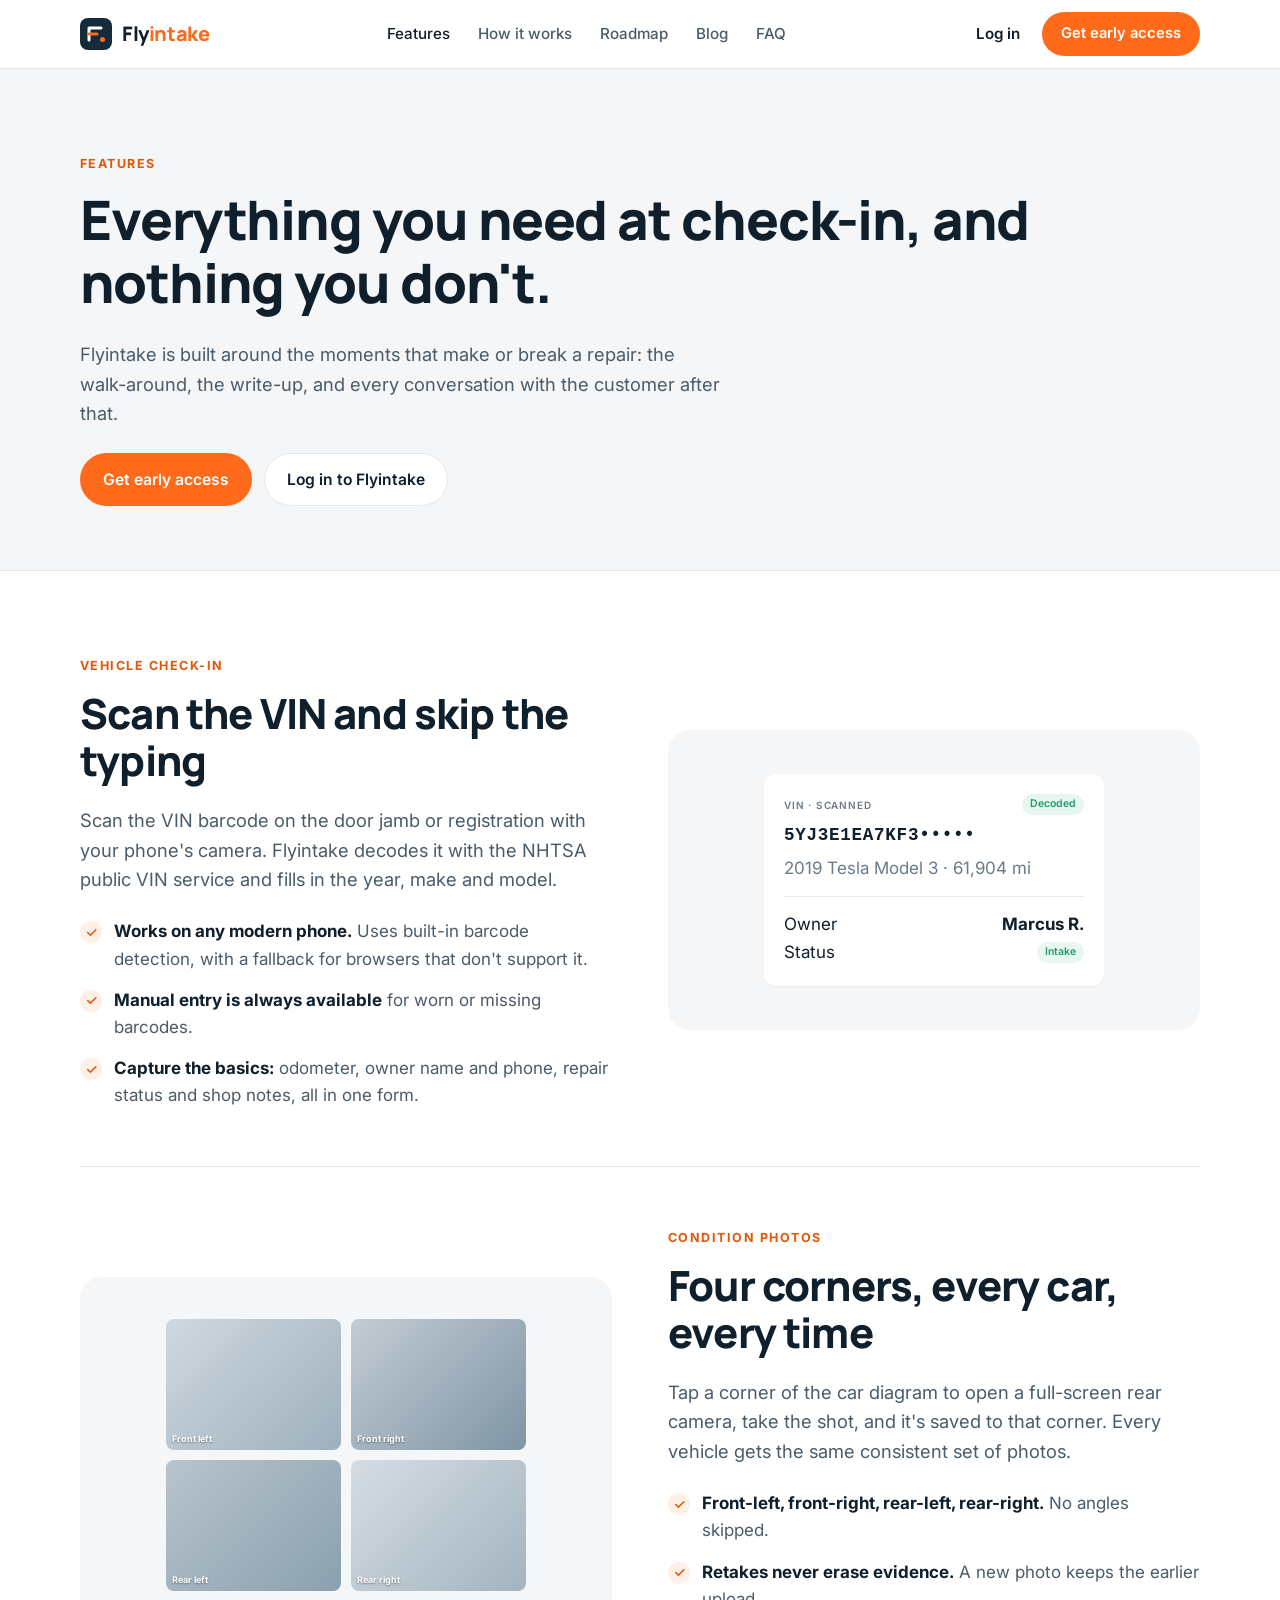
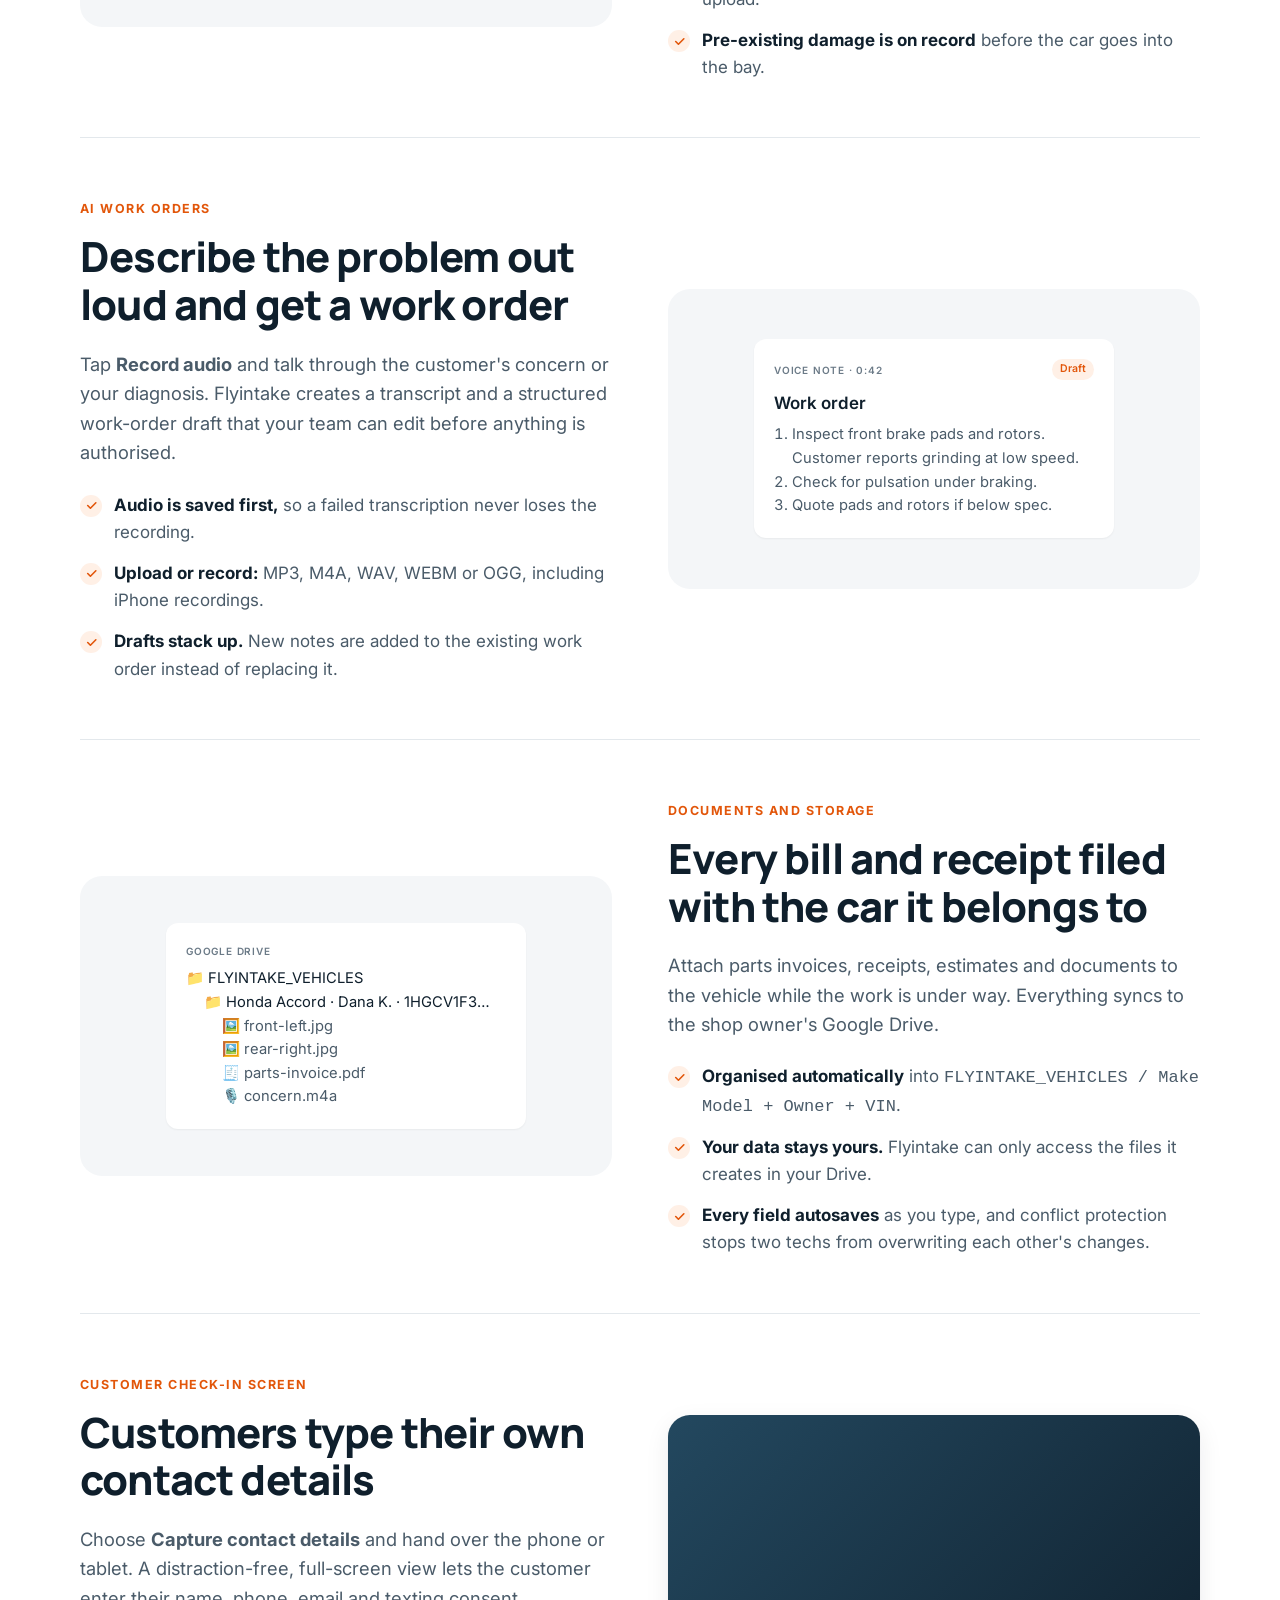
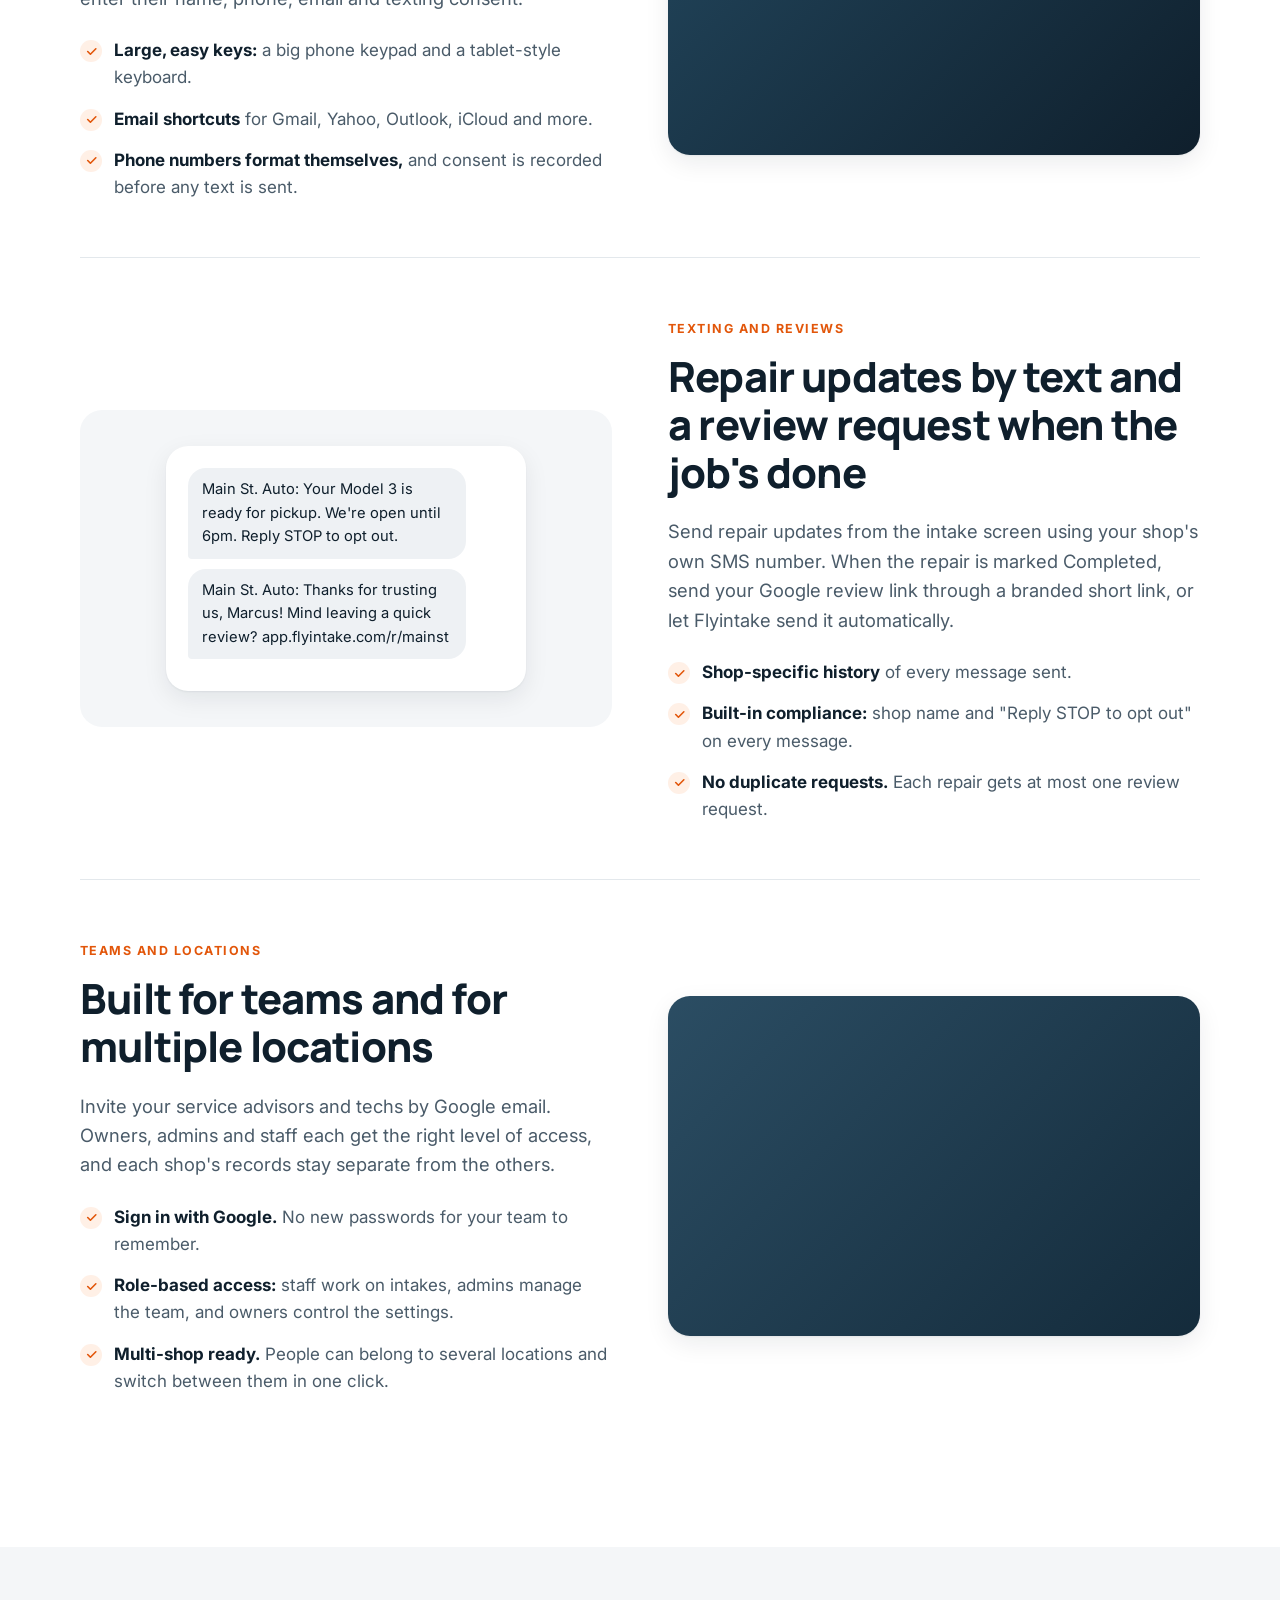
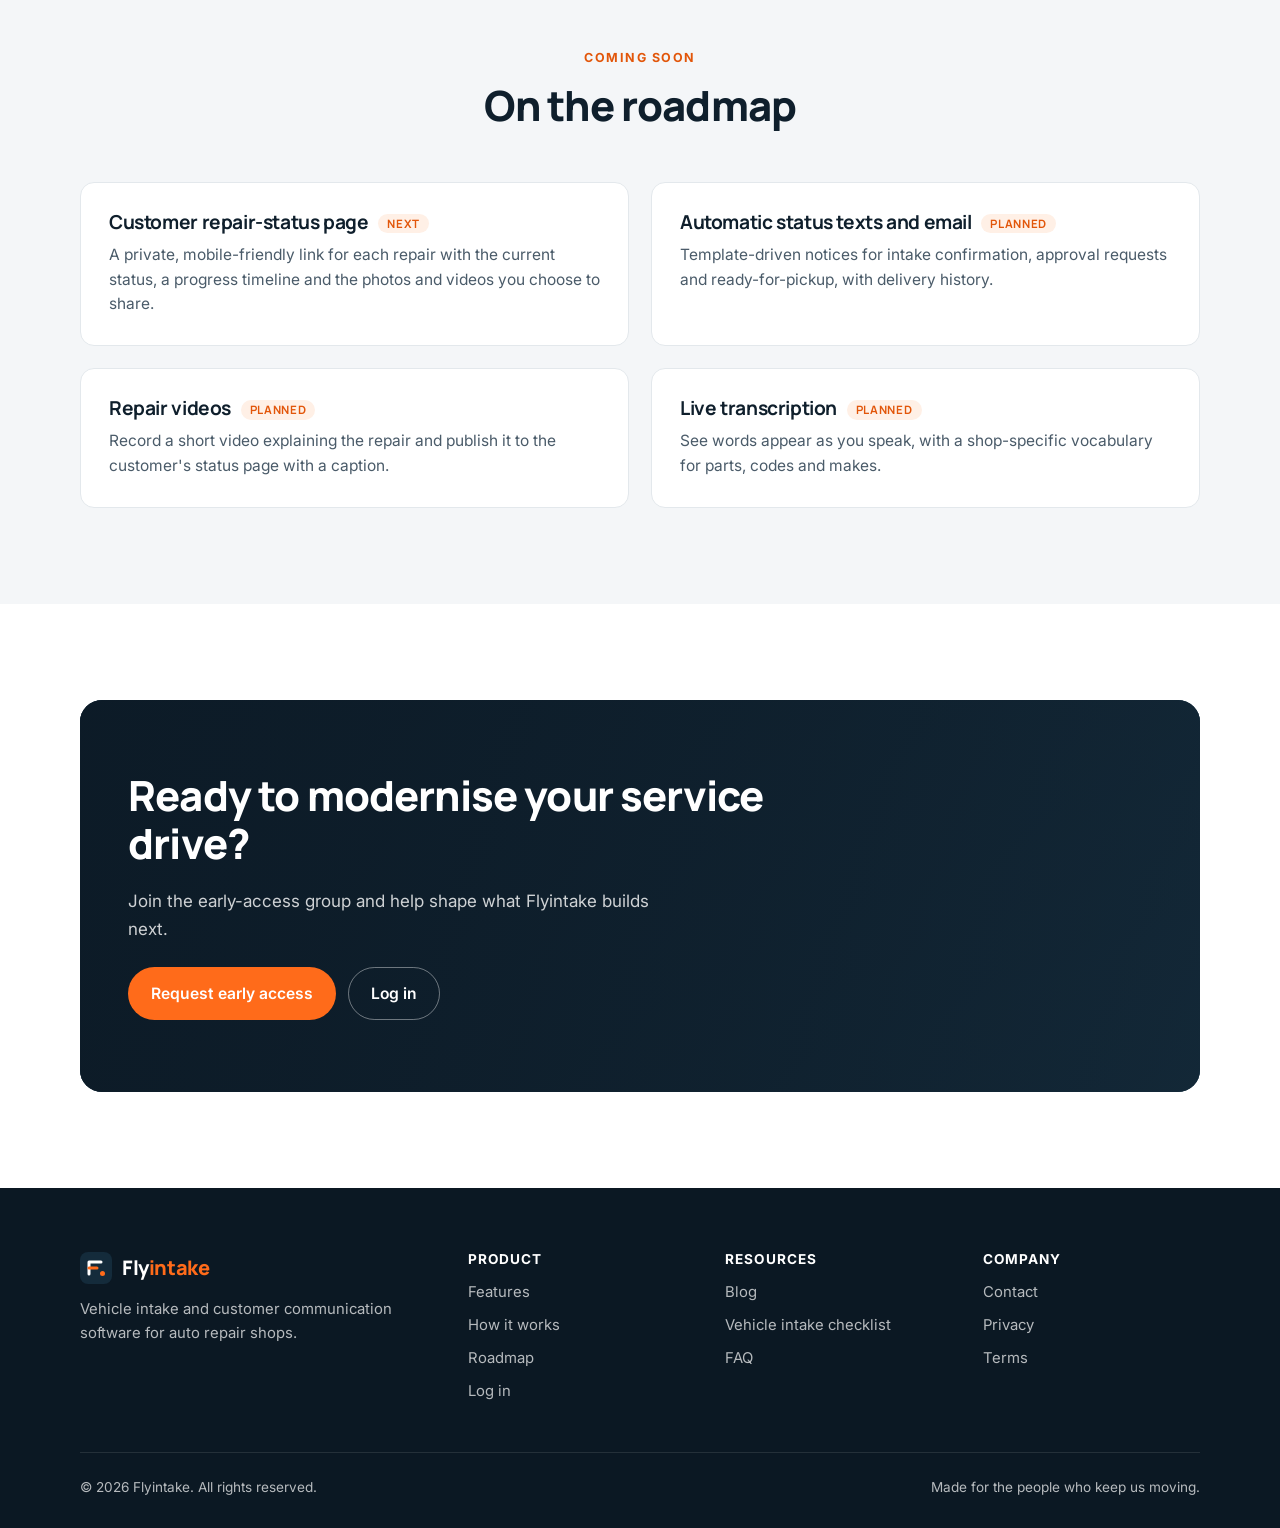
<file: features.html>
<!doctype html>
<html lang="en">
<head>
  <meta charset="utf-8">
  <meta name="viewport" content="width=device-width, initial-scale=1">
  <title>Features | Flyintake Vehicle Intake Software</title>
  <meta name="description" content="VIN barcode scanning, four-corner condition photos, AI voice-to-work-order, customer SMS updates, Google review requests and Google Drive storage for auto repair shops.">
  <meta name="theme-color" content="#142b3b">
  <link rel="icon" href="favicon.svg" type="image/svg+xml">
  <meta property="og:type" content="website">
  <meta property="og:site_name" content="Flyintake">
  <meta property="og:title" content="Features | Flyintake Vehicle Intake Software">
  <meta property="og:description" content="VIN barcode scanning, four-corner condition photos, AI voice-to-work-order, customer SMS updates, Google review requests and Google Drive storage for auto repair shops.">
  <link rel="preconnect" href="https://fonts.googleapis.com">
  <link rel="preconnect" href="https://fonts.gstatic.com" crossorigin>
  <link href="https://fonts.googleapis.com/css2?family=Inter:wght@400;500;600;700&family=Manrope:wght@700;800&display=swap" rel="stylesheet">
  <link rel="stylesheet" href="assets/css/style.css">
</head>
<body>
<a class="skip" href="#main">Skip to content</a>

<header class="site-header">
  <nav class="container nav" aria-label="Main">
    <a class="brand" href="./"><img src="assets/img/logo-mark.svg" alt=""><span>Fly<b>intake</b></span></a>
    <ul class="nav-links">
      <li><a href="features.html" aria-current="page">Features</a></li>
      <li><a href="index.html#how-it-works">How it works</a></li>
      <li><a href="index.html#roadmap">Roadmap</a></li>
      <li><a href="blog/">Blog</a></li>
      <li><a href="index.html#faq">FAQ</a></li>
    </ul>
    <div class="nav-cta">
      <a class="login-link" href="https://app.flyintake.com">Log in</a>
      <a class="btn btn-primary" href="index.html#early-access">Get early access</a>
      <button class="menu-toggle" aria-label="Open menu" aria-expanded="false"><span></span><span></span><span></span></button>
    </div>
  </nav>
</header>

<main id="main">
  <section class="page-hero">
    <div class="container">
      <span class="eyebrow">Features</span>
      <h1>Everything you need at check-in, and nothing you don't.</h1>
      <p class="lead">Flyintake is built around the moments that make or break a repair: the walk-around, the write-up, and every conversation with the customer after that.</p>
      <div class="btn-row" style="margin-top:24px">
        <a class="btn btn-primary" href="index.html#early-access">Get early access</a>
        <a class="btn btn-outline" href="https://app.flyintake.com">Log in to Flyintake</a>
      </div>
    </div>
  </section>

  <section style="padding-top:24px">
    <div class="container">

      <div class="feature-block" id="vin">
        <div>
          <span class="eyebrow">Vehicle check-in</span>
          <h2>Scan the VIN and skip the typing</h2>
          <p class="lead">Scan the VIN barcode on the door jamb or registration with your phone's camera. Flyintake decodes it with the NHTSA public VIN service and fills in the year, make and model.</p>
          <ul class="checklist">
            <li><strong>Works on any modern phone.</strong> Uses built-in barcode detection, with a fallback for browsers that don't support it.</li>
            <li><strong>Manual entry is always available</strong> for worn or missing barcodes.</li>
            <li><strong>Capture the basics:</strong> odometer, owner name and phone, repair status and shop notes, all in one form.</li>
          </ul>
        </div>
        <div class="feature-visual" aria-hidden="true">
          <div class="app-card" style="width:100%;max-width:340px;padding:20px">
            <div class="row"><span class="label">VIN · scanned</span><span class="chip">Decoded</span></div>
            <div class="vin" style="font-size:1.1rem;margin:6px 0">5YJ3E1EA7KF3•••••</div>
            <div style="color:var(--muted)">2019 Tesla Model 3 · 61,904 mi</div>
            <hr style="border:0;border-top:1px solid var(--line);margin:14px 0">
            <div class="row"><span>Owner</span><b>Marcus R.</b></div>
            <div class="row"><span>Status</span><span class="chip">Intake</span></div>
          </div>
        </div>
      </div>

      <div class="feature-block flip" id="photos">
        <div>
          <span class="eyebrow">Condition photos</span>
          <h2>Four corners, every car, every time</h2>
          <p class="lead">Tap a corner of the car diagram to open a full-screen rear camera, take the shot, and it's saved to that corner. Every vehicle gets the same consistent set of photos.</p>
          <ul class="checklist">
            <li><strong>Front-left, front-right, rear-left, rear-right.</strong> No angles skipped.</li>
            <li><strong>Retakes never erase evidence.</strong> A new photo keeps the earlier upload.</li>
            <li><strong>Pre-existing damage is on record</strong> before the car goes into the bay.</li>
          </ul>
        </div>
        <div class="feature-visual" aria-hidden="true">
          <div class="corners" style="width:100%;max-width:360px;gap:10px">
            <div class="corner" data-l="Front left"></div><div class="corner c2" data-l="Front right"></div>
            <div class="corner c3" data-l="Rear left"></div><div class="corner c4" data-l="Rear right"></div>
          </div>
        </div>
      </div>

      <div class="feature-block" id="voice">
        <div>
          <span class="eyebrow">AI work orders</span>
          <h2>Describe the problem out loud and get a work order</h2>
          <p class="lead">Tap <b>Record audio</b> and talk through the customer's concern or your diagnosis. Flyintake creates a transcript and a structured work-order draft that your team can edit before anything is authorised.</p>
          <ul class="checklist">
            <li><strong>Audio is saved first,</strong> so a failed transcription never loses the recording.</li>
            <li><strong>Upload or record:</strong> MP3, M4A, WAV, WEBM or OGG, including iPhone recordings.</li>
            <li><strong>Drafts stack up.</strong> New notes are added to the existing work order instead of replacing it.</li>
          </ul>
        </div>
        <div class="feature-visual" aria-hidden="true">
          <div class="app-card" style="width:100%;max-width:360px;padding:20px">
            <div class="row"><span class="label">Voice note · 0:42</span><span class="chip orange">Draft</span></div>
            <p style="margin:10px 0 6px;font-weight:600">Work order</p>
            <ol style="margin:0;padding-left:18px;color:var(--slate);font-size:.92rem">
              <li>Inspect front brake pads and rotors. Customer reports grinding at low speed.</li>
              <li>Check for pulsation under braking.</li>
              <li>Quote pads and rotors if below spec.</li>
            </ol>
          </div>
        </div>
      </div>

      <div class="feature-block flip" id="documents">
        <div>
          <span class="eyebrow">Documents and storage</span>
          <h2>Every bill and receipt filed with the car it belongs to</h2>
          <p class="lead">Attach parts invoices, receipts, estimates and documents to the vehicle while the work is under way. Everything syncs to the shop owner's Google Drive.</p>
          <ul class="checklist">
            <li><strong>Organised automatically</strong> into <code>FLYINTAKE_VEHICLES / Make Model + Owner + VIN</code>.</li>
            <li><strong>Your data stays yours.</strong> Flyintake can only access the files it creates in your Drive.</li>
            <li><strong>Every field autosaves</strong> as you type, and conflict protection stops two techs from overwriting each other's changes.</li>
          </ul>
        </div>
        <div class="feature-visual" aria-hidden="true">
          <div class="app-card" style="width:100%;max-width:360px;padding:20px;font-size:.92rem">
            <div class="label" style="margin-bottom:8px">Google Drive</div>
            <div>📁 FLYINTAKE_VEHICLES</div>
            <div style="padding-left:18px">📁 Honda Accord · Dana K. · 1HGCV1F3…</div>
            <div style="padding-left:36px;color:var(--slate)">🖼️ front-left.jpg<br>🖼️ rear-right.jpg<br>🧾 parts-invoice.pdf<br>🎙️ concern.m4a</div>
          </div>
        </div>
      </div>

      <div class="feature-block" id="contact">
        <div>
          <span class="eyebrow">Customer check-in screen</span>
          <h2>Customers type their own contact details</h2>
          <p class="lead">Choose <b>Capture contact details</b> and hand over the phone or tablet. A distraction-free, full-screen view lets the customer enter their name, phone, email and texting consent.</p>
          <ul class="checklist">
            <li><strong>Large, easy keys:</strong> a big phone keypad and a tablet-style keyboard.</li>
            <li><strong>Email shortcuts</strong> for Gmail, Yahoo, Outlook, iCloud and more.</li>
            <li><strong>Phone numbers format themselves,</strong> and consent is recorded before any text is sent.</li>
          </ul>
        </div>
        <div class="photo photo-counter" style="min-height:340px" role="img" aria-label="Customer at a clean shop service counter"></div>
      </div>

      <div class="feature-block flip" id="sms">
        <div>
          <span class="eyebrow">Texting and reviews</span>
          <h2>Repair updates by text and a review request when the job's done</h2>
          <p class="lead">Send repair updates from the intake screen using your shop's own SMS number. When the repair is marked Completed, send your Google review link through a branded short link, or let Flyintake send it automatically.</p>
          <ul class="checklist">
            <li><strong>Shop-specific history</strong> of every message sent.</li>
            <li><strong>Built-in compliance:</strong> shop name and "Reply STOP to opt out" on every message.</li>
            <li><strong>No duplicate requests.</strong> Each repair gets at most one review request.</li>
          </ul>
        </div>
        <div class="feature-visual" aria-hidden="true">
          <div class="sms" style="box-shadow:var(--shadow)">
            <div class="bubble">Main St. Auto: Your Model 3 is ready for pickup. We're open until 6pm. Reply STOP to opt out.</div>
            <div class="bubble">Main St. Auto: Thanks for trusting us, Marcus! Mind leaving a quick review? app.flyintake.com/r/mainst</div>
          </div>
        </div>
      </div>

      <div class="feature-block" id="teams">
        <div>
          <span class="eyebrow">Teams and locations</span>
          <h2>Built for teams and for multiple locations</h2>
          <p class="lead">Invite your service advisors and techs by Google email. Owners, admins and staff each get the right level of access, and each shop's records stay separate from the others.</p>
          <ul class="checklist">
            <li><strong>Sign in with Google.</strong> No new passwords for your team to remember.</li>
            <li><strong>Role-based access:</strong> staff work on intakes, admins manage the team, and owners control the settings.</li>
            <li><strong>Multi-shop ready.</strong> People can belong to several locations and switch between them in one click.</li>
          </ul>
        </div>
        <div class="photo photo-tech" style="min-height:340px" role="img" aria-label="Technician working in a clean, well-lit service bay"></div>
      </div>

    </div>
  </section>

  <section class="section-soft">
    <div class="container">
      <div class="section-head center">
        <span class="eyebrow">Coming soon</span>
        <h2>On the roadmap</h2>
      </div>
      <div class="roadmap">
        <article class="card"><h3>Customer repair-status page <span class="tag soon">Next</span></h3><p>A private, mobile-friendly link for each repair with the current status, a progress timeline and the photos and videos you choose to share.</p></article>
        <article class="card"><h3>Automatic status texts and email <span class="tag soon">Planned</span></h3><p>Template-driven notices for intake confirmation, approval requests and ready-for-pickup, with delivery history.</p></article>
        <article class="card"><h3>Repair videos <span class="tag soon">Planned</span></h3><p>Record a short video explaining the repair and publish it to the customer's status page with a caption.</p></article>
        <article class="card"><h3>Live transcription <span class="tag soon">Planned</span></h3><p>See words appear as you speak, with a shop-specific vocabulary for parts, codes and makes.</p></article>
      </div>
    </div>
  </section>

  <section>
    <div class="container">
      <div class="cta-band">
        <h2>Ready to modernise your service drive?</h2>
        <p>Join the early-access group and help shape what Flyintake builds next.</p>
        <div class="btn-row" style="margin-top:24px">
          <a class="btn btn-primary" href="mailto:hello@flyintake.com?subject=Flyintake%20early%20access">Request early access</a>
          <a class="btn btn-ghost" href="https://app.flyintake.com">Log in</a>
        </div>
      </div>
    </div>
  </section>

</main>

<footer class="site-footer">
  <div class="container">
    <div class="footer-grid">
      <div>
        <a class="brand" href="./"><img src="assets/img/logo-mark.svg" alt=""><span>Fly<b>intake</b></span></a>
        <p>Vehicle intake and customer communication software for auto repair shops.</p>
      </div>
      <div><h4>Product</h4><ul><li><a href="features.html">Features</a></li><li><a href="index.html#how-it-works">How it works</a></li><li><a href="index.html#roadmap">Roadmap</a></li><li><a href="https://app.flyintake.com">Log in</a></li></ul></div>
      <div><h4>Resources</h4><ul><li><a href="blog/">Blog</a></li><li><a href="blog/vehicle-intake-checklist.html">Vehicle intake checklist</a></li><li><a href="index.html#faq">FAQ</a></li></ul></div>
      <div><h4>Company</h4><ul><li><a href="mailto:hello@flyintake.com">Contact</a></li><li><a href="https://app.flyintake.com/privacy">Privacy</a></li><li><a href="https://app.flyintake.com/terms">Terms</a></li></ul></div>
    </div>
    <div class="footer-bottom"><span>© <span id="year">2026</span> Flyintake. All rights reserved.</span><span>Made for the people who keep us moving.</span></div>
  </div>
</footer>
<script src="assets/js/main.js" defer></script>
</body>
</html>
</file>
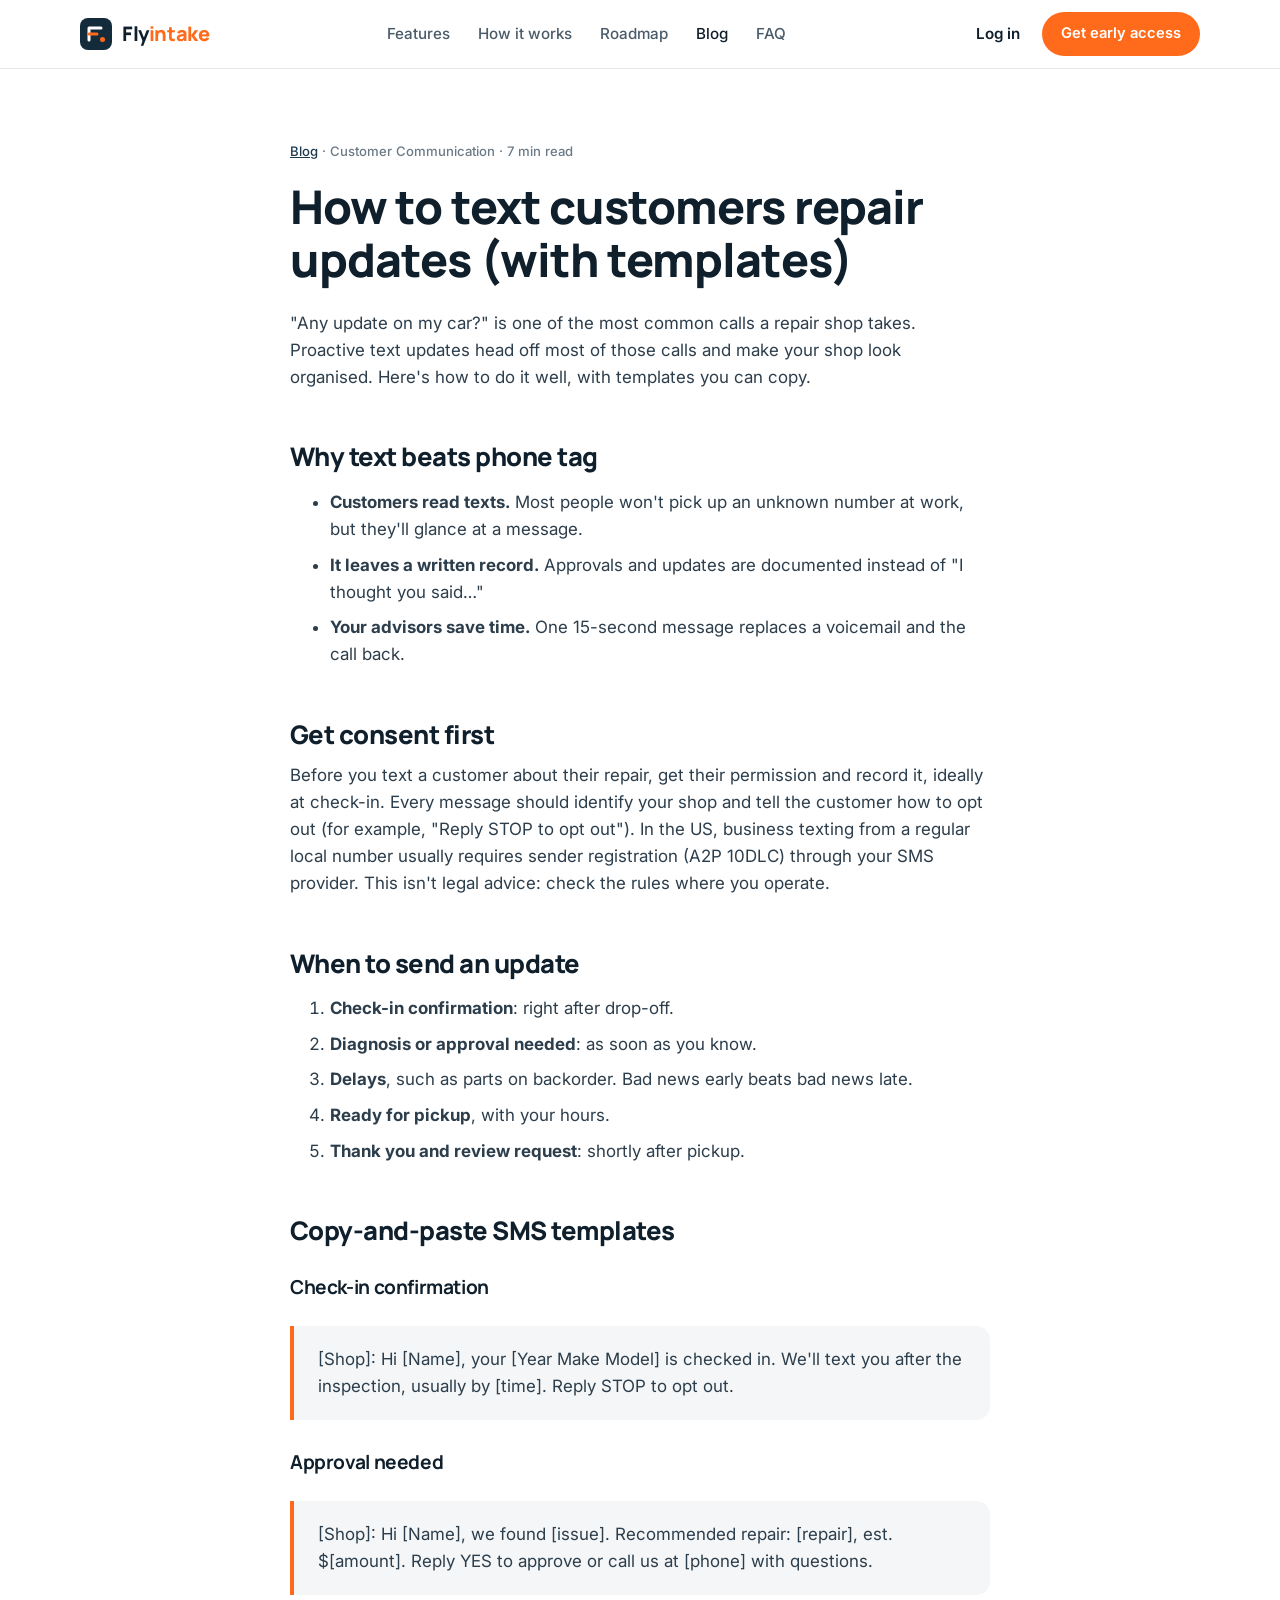
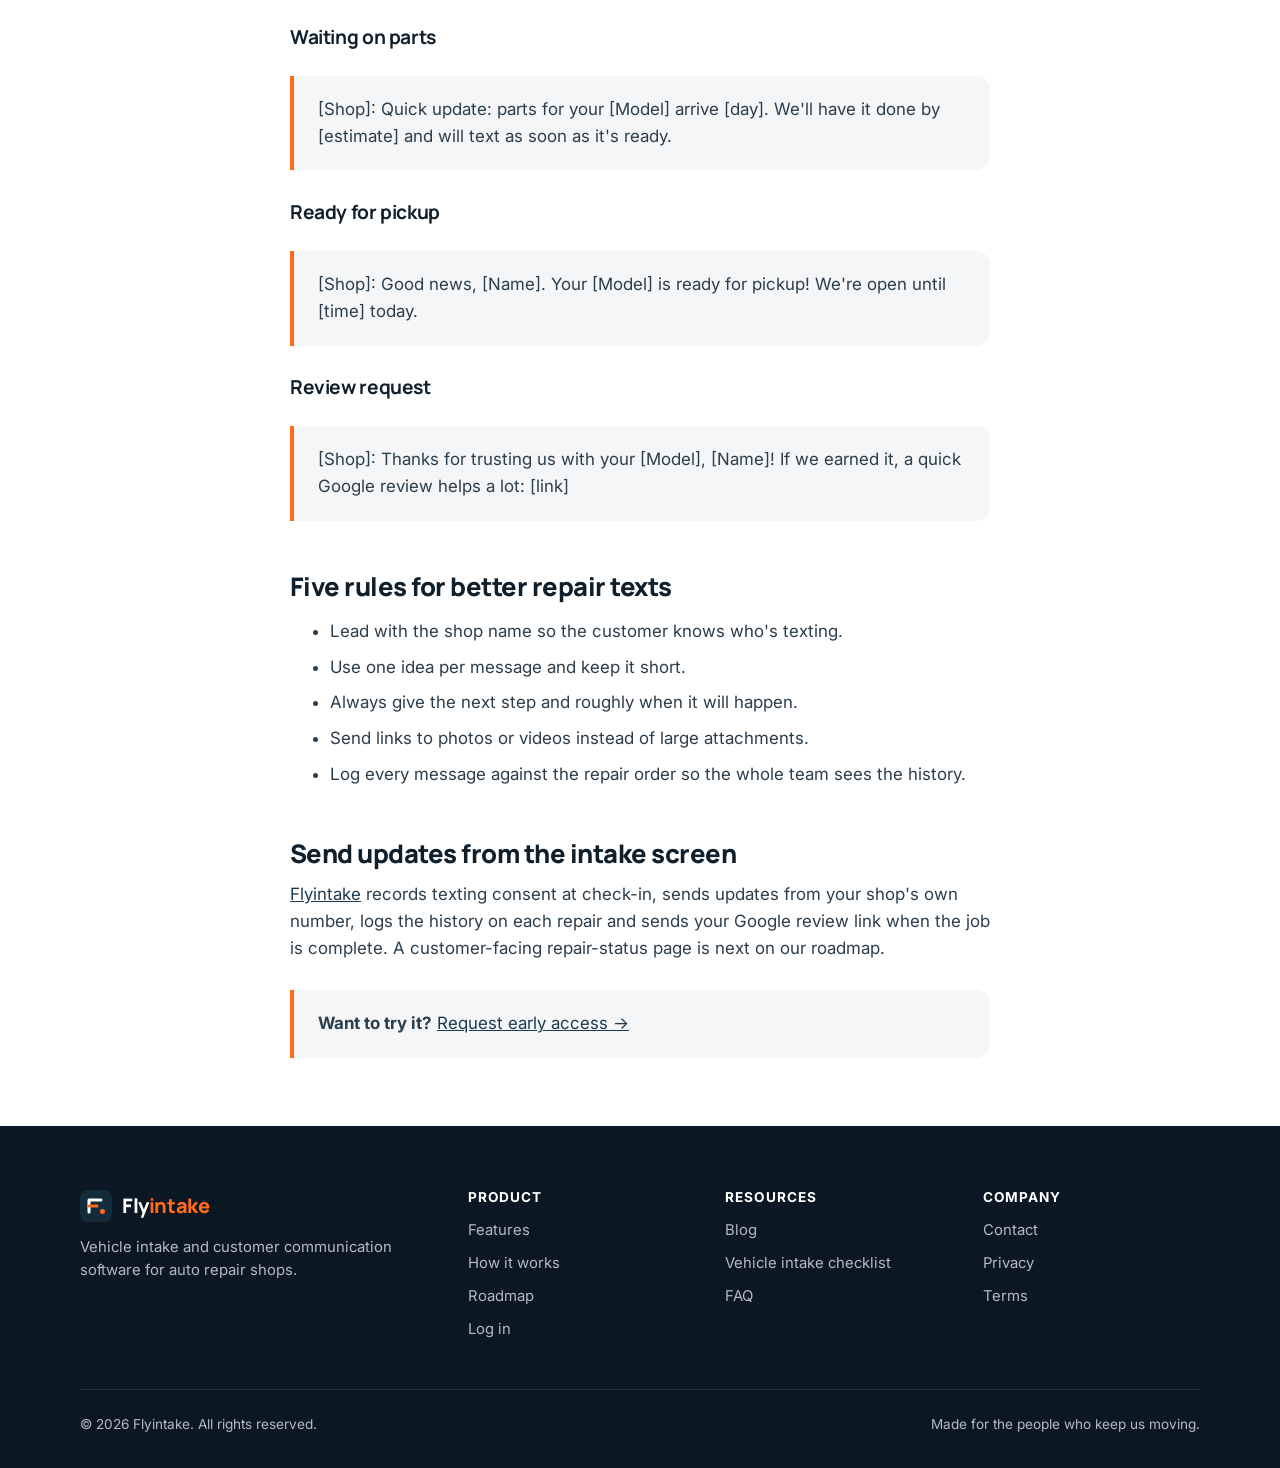
<file: blog/text-message-repair-updates.html>
<!doctype html>
<html lang="en">
<head>
  <meta charset="utf-8">
  <meta name="viewport" content="width=device-width, initial-scale=1">
  <title>How to Text Customers Repair Updates (With Templates) | Flyintake</title>
  <meta name="description" content="How auto repair shops can use text messages to update customers on repair status: consent, timing, and copy-and-paste SMS templates for every stage of the job.">
  <meta name="theme-color" content="#142b3b">
  <link rel="icon" href="../favicon.svg" type="image/svg+xml">
  <meta property="og:type" content="website">
  <meta property="og:site_name" content="Flyintake">
  <meta property="og:title" content="How to Text Customers Repair Updates (With Templates) | Flyintake">
  <meta property="og:description" content="How auto repair shops can use text messages to update customers on repair status: consent, timing, and copy-and-paste SMS templates for every stage of the job.">
  <link rel="preconnect" href="https://fonts.googleapis.com">
  <link rel="preconnect" href="https://fonts.gstatic.com" crossorigin>
  <link href="https://fonts.googleapis.com/css2?family=Inter:wght@400;500;600;700&family=Manrope:wght@700;800&display=swap" rel="stylesheet">
  <link rel="stylesheet" href="../assets/css/style.css">
  <script type="application/ld+json">
  {"@context": "https://schema.org", "@type": "BlogPosting", "headline": "How to text customers repair updates (with templates)", "description": "Consent, timing and SMS templates for every stage of a repair.", "datePublished": "2026-10-04", "author": {"@type": "Organization", "name": "Flyintake"}, "publisher": {"@type": "Organization", "name": "Flyintake"}}
  </script>
</head>
<body>
<a class="skip" href="#main">Skip to content</a>

<header class="site-header">
  <nav class="container nav" aria-label="Main">
    <a class="brand" href=".././"><img src="../assets/img/logo-mark.svg" alt=""><span>Fly<b>intake</b></span></a>
    <ul class="nav-links">
      <li><a href="../features.html">Features</a></li>
      <li><a href="../index.html#how-it-works">How it works</a></li>
      <li><a href="../index.html#roadmap">Roadmap</a></li>
      <li><a href="../blog/" aria-current="page">Blog</a></li>
      <li><a href="../index.html#faq">FAQ</a></li>
    </ul>
    <div class="nav-cta">
      <a class="login-link" href="https://app.flyintake.com">Log in</a>
      <a class="btn btn-primary" href="../index.html#early-access">Get early access</a>
      <button class="menu-toggle" aria-label="Open menu" aria-expanded="false"><span></span><span></span><span></span></button>
    </div>
  </nav>
</header>

<main id="main">
  <article class="article">
    <div class="post-meta"><a href="./">Blog</a> · Customer Communication · 7 min read</div>
    <h1>How to text customers repair updates (with templates)</h1>
    <p class="lead">"Any update on my car?" is one of the most common calls a repair shop takes. Proactive text updates head off most of those calls and make your shop look organised. Here's how to do it well, with templates you can copy.</p>

    <h2>Why text beats phone tag</h2>
    <ul>
      <li><strong>Customers read texts.</strong> Most people won't pick up an unknown number at work, but they'll glance at a message.</li>
      <li><strong>It leaves a written record.</strong> Approvals and updates are documented instead of "I thought you said…"</li>
      <li><strong>Your advisors save time.</strong> One 15-second message replaces a voicemail and the call back.</li>
    </ul>

    <h2>Get consent first</h2>
    <p>Before you text a customer about their repair, get their permission and record it, ideally at check-in. Every message should identify your shop and tell the customer how to opt out (for example, "Reply STOP to opt out"). In the US, business texting from a regular local number usually requires sender registration (A2P 10DLC) through your SMS provider. This isn't legal advice: check the rules where you operate.</p>

    <h2>When to send an update</h2>
    <ol>
      <li><strong>Check-in confirmation</strong>: right after drop-off.</li>
      <li><strong>Diagnosis or approval needed</strong>: as soon as you know.</li>
      <li><strong>Delays</strong>, such as parts on backorder. Bad news early beats bad news late.</li>
      <li><strong>Ready for pickup</strong>, with your hours.</li>
      <li><strong>Thank you and review request</strong>: shortly after pickup.</li>
    </ol>

    <h2>Copy-and-paste SMS templates</h2>
    <h3>Check-in confirmation</h3>
    <div class="callout"><p>[Shop]: Hi [Name], your [Year Make Model] is checked in. We'll text you after the inspection, usually by [time]. Reply STOP to opt out.</p></div>
    <h3>Approval needed</h3>
    <div class="callout"><p>[Shop]: Hi [Name], we found [issue]. Recommended repair: [repair], est. $[amount]. Reply YES to approve or call us at [phone] with questions.</p></div>
    <h3>Waiting on parts</h3>
    <div class="callout"><p>[Shop]: Quick update: parts for your [Model] arrive [day]. We'll have it done by [estimate] and will text as soon as it's ready.</p></div>
    <h3>Ready for pickup</h3>
    <div class="callout"><p>[Shop]: Good news, [Name]. Your [Model] is ready for pickup! We're open until [time] today.</p></div>
    <h3>Review request</h3>
    <div class="callout"><p>[Shop]: Thanks for trusting us with your [Model], [Name]! If we earned it, a quick Google review helps a lot: [link]</p></div>

    <h2>Five rules for better repair texts</h2>
    <ul>
      <li>Lead with the shop name so the customer knows who's texting.</li>
      <li>Use one idea per message and keep it short.</li>
      <li>Always give the next step and roughly when it will happen.</li>
      <li>Send links to photos or videos instead of large attachments.</li>
      <li>Log every message against the repair order so the whole team sees the history.</li>
    </ul>

    <h2>Send updates from the intake screen</h2>
    <p><a href="../features.html#sms">Flyintake</a> records texting consent at check-in, sends updates from your shop's own number, logs the history on each repair and sends your Google review link when the job is complete. A customer-facing repair-status page is next on our roadmap.</p>
    <div class="callout"><p><strong>Want to try it?</strong> <a href="../index.html#early-access">Request early access →</a></p></div>
  </article>

</main>

<footer class="site-footer">
  <div class="container">
    <div class="footer-grid">
      <div>
        <a class="brand" href=".././"><img src="../assets/img/logo-mark.svg" alt=""><span>Fly<b>intake</b></span></a>
        <p>Vehicle intake and customer communication software for auto repair shops.</p>
      </div>
      <div><h4>Product</h4><ul><li><a href="../features.html">Features</a></li><li><a href="../index.html#how-it-works">How it works</a></li><li><a href="../index.html#roadmap">Roadmap</a></li><li><a href="https://app.flyintake.com">Log in</a></li></ul></div>
      <div><h4>Resources</h4><ul><li><a href="../blog/">Blog</a></li><li><a href="../blog/vehicle-intake-checklist.html">Vehicle intake checklist</a></li><li><a href="../index.html#faq">FAQ</a></li></ul></div>
      <div><h4>Company</h4><ul><li><a href="mailto:hello@flyintake.com">Contact</a></li><li><a href="https://app.flyintake.com/privacy">Privacy</a></li><li><a href="https://app.flyintake.com/terms">Terms</a></li></ul></div>
    </div>
    <div class="footer-bottom"><span>© <span id="year">2026</span> Flyintake. All rights reserved.</span><span>Made for the people who keep us moving.</span></div>
  </div>
</footer>
<script src="../assets/js/main.js" defer></script>
</body>
</html>
</file>
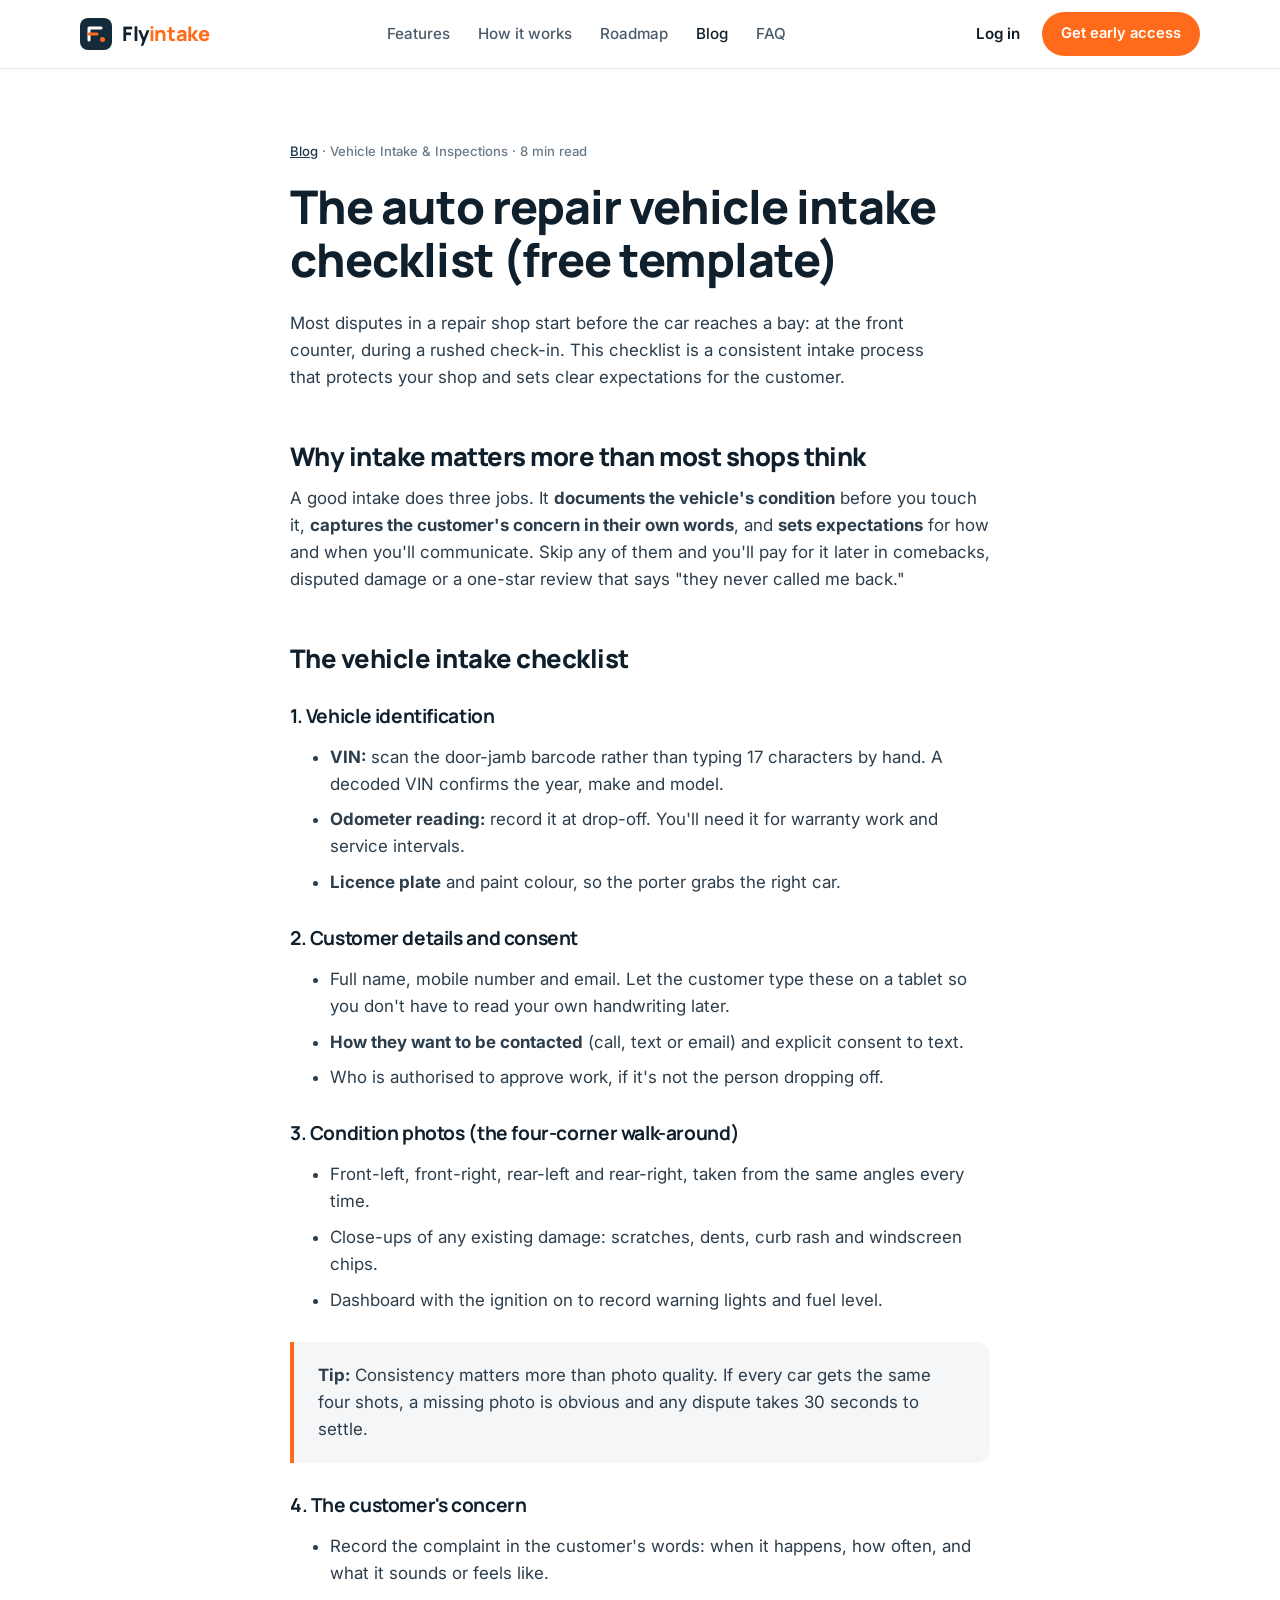
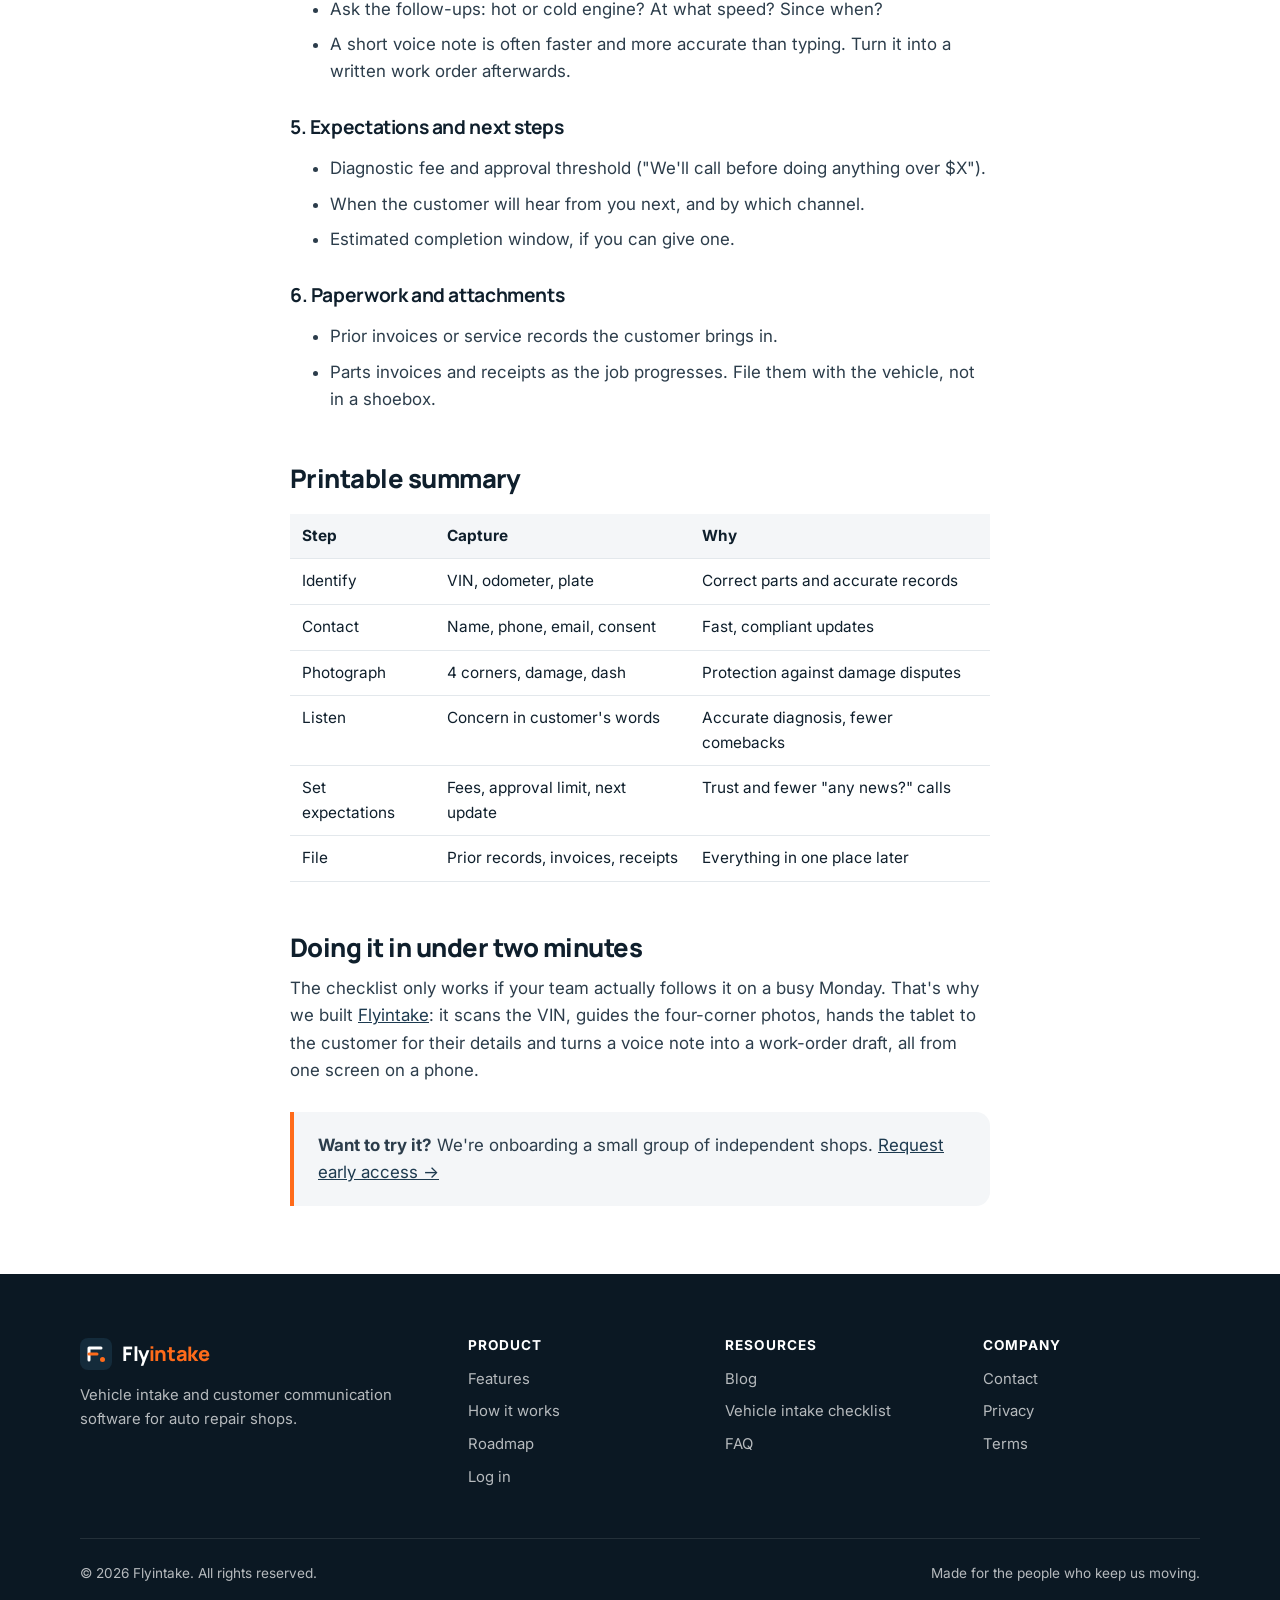
<file: blog/vehicle-intake-checklist.html>
<!doctype html>
<html lang="en">
<head>
  <meta charset="utf-8">
  <meta name="viewport" content="width=device-width, initial-scale=1">
  <title>The Auto Repair Vehicle Intake Checklist (Free Template) | Flyintake</title>
  <meta name="description" content="A step-by-step vehicle intake checklist for auto repair shops: what to capture at check-in, how to photograph pre-existing damage, and how to set customer expectations.">
  <meta name="theme-color" content="#142b3b">
  <link rel="icon" href="../favicon.svg" type="image/svg+xml">
  <meta property="og:type" content="website">
  <meta property="og:site_name" content="Flyintake">
  <meta property="og:title" content="The Auto Repair Vehicle Intake Checklist (Free Template) | Flyintake">
  <meta property="og:description" content="A step-by-step vehicle intake checklist for auto repair shops: what to capture at check-in, how to photograph pre-existing damage, and how to set customer expectations.">
  <link rel="preconnect" href="https://fonts.googleapis.com">
  <link rel="preconnect" href="https://fonts.gstatic.com" crossorigin>
  <link href="https://fonts.googleapis.com/css2?family=Inter:wght@400;500;600;700&family=Manrope:wght@700;800&display=swap" rel="stylesheet">
  <link rel="stylesheet" href="../assets/css/style.css">
  <script type="application/ld+json">
  {"@context": "https://schema.org", "@type": "BlogPosting", "headline": "The auto repair vehicle intake checklist", "description": "What to capture at check-in so every job starts right.", "datePublished": "2026-10-04", "author": {"@type": "Organization", "name": "Flyintake"}, "publisher": {"@type": "Organization", "name": "Flyintake"}}
  </script>
</head>
<body>
<a class="skip" href="#main">Skip to content</a>

<header class="site-header">
  <nav class="container nav" aria-label="Main">
    <a class="brand" href=".././"><img src="../assets/img/logo-mark.svg" alt=""><span>Fly<b>intake</b></span></a>
    <ul class="nav-links">
      <li><a href="../features.html">Features</a></li>
      <li><a href="../index.html#how-it-works">How it works</a></li>
      <li><a href="../index.html#roadmap">Roadmap</a></li>
      <li><a href="../blog/" aria-current="page">Blog</a></li>
      <li><a href="../index.html#faq">FAQ</a></li>
    </ul>
    <div class="nav-cta">
      <a class="login-link" href="https://app.flyintake.com">Log in</a>
      <a class="btn btn-primary" href="../index.html#early-access">Get early access</a>
      <button class="menu-toggle" aria-label="Open menu" aria-expanded="false"><span></span><span></span><span></span></button>
    </div>
  </nav>
</header>

<main id="main">
  <article class="article">
    <div class="post-meta"><a href="./">Blog</a> · Vehicle Intake &amp; Inspections · 8 min read</div>
    <h1>The auto repair vehicle intake checklist (free template)</h1>
    <p class="lead">Most disputes in a repair shop start before the car reaches a bay: at the front counter, during a rushed check-in. This checklist is a consistent intake process that protects your shop and sets clear expectations for the customer.</p>

    <h2>Why intake matters more than most shops think</h2>
    <p>A good intake does three jobs. It <strong>documents the vehicle's condition</strong> before you touch it, <strong>captures the customer's concern in their own words</strong>, and <strong>sets expectations</strong> for how and when you'll communicate. Skip any of them and you'll pay for it later in comebacks, disputed damage or a one-star review that says "they never called me back."</p>

    <h2>The vehicle intake checklist</h2>

    <h3>1. Vehicle identification</h3>
    <ul>
      <li><strong>VIN:</strong> scan the door-jamb barcode rather than typing 17 characters by hand. A decoded VIN confirms the year, make and model.</li>
      <li><strong>Odometer reading:</strong> record it at drop-off. You'll need it for warranty work and service intervals.</li>
      <li><strong>Licence plate</strong> and paint colour, so the porter grabs the right car.</li>
    </ul>

    <h3>2. Customer details and consent</h3>
    <ul>
      <li>Full name, mobile number and email. Let the customer type these on a tablet so you don't have to read your own handwriting later.</li>
      <li><strong>How they want to be contacted</strong> (call, text or email) and explicit consent to text.</li>
      <li>Who is authorised to approve work, if it's not the person dropping off.</li>
    </ul>

    <h3>3. Condition photos (the four-corner walk-around)</h3>
    <ul>
      <li>Front-left, front-right, rear-left and rear-right, taken from the same angles every time.</li>
      <li>Close-ups of any existing damage: scratches, dents, curb rash and windscreen chips.</li>
      <li>Dashboard with the ignition on to record warning lights and fuel level.</li>
    </ul>
    <div class="callout"><p><strong>Tip:</strong> Consistency matters more than photo quality. If every car gets the same four shots, a missing photo is obvious and any dispute takes 30 seconds to settle.</p></div>

    <h3>4. The customer's concern</h3>
    <ul>
      <li>Record the complaint in the customer's words: when it happens, how often, and what it sounds or feels like.</li>
      <li>Ask the follow-ups: hot or cold engine? At what speed? Since when?</li>
      <li>A short voice note is often faster and more accurate than typing. Turn it into a written work order afterwards.</li>
    </ul>

    <h3>5. Expectations and next steps</h3>
    <ul>
      <li>Diagnostic fee and approval threshold ("We'll call before doing anything over $X").</li>
      <li>When the customer will hear from you next, and by which channel.</li>
      <li>Estimated completion window, if you can give one.</li>
    </ul>

    <h3>6. Paperwork and attachments</h3>
    <ul>
      <li>Prior invoices or service records the customer brings in.</li>
      <li>Parts invoices and receipts as the job progresses. File them with the vehicle, not in a shoebox.</li>
    </ul>

    <h2>Printable summary</h2>
    <table>
      <thead><tr><th>Step</th><th>Capture</th><th>Why</th></tr></thead>
      <tbody>
        <tr><td>Identify</td><td>VIN, odometer, plate</td><td>Correct parts and accurate records</td></tr>
        <tr><td>Contact</td><td>Name, phone, email, consent</td><td>Fast, compliant updates</td></tr>
        <tr><td>Photograph</td><td>4 corners, damage, dash</td><td>Protection against damage disputes</td></tr>
        <tr><td>Listen</td><td>Concern in customer's words</td><td>Accurate diagnosis, fewer comebacks</td></tr>
        <tr><td>Set expectations</td><td>Fees, approval limit, next update</td><td>Trust and fewer "any news?" calls</td></tr>
        <tr><td>File</td><td>Prior records, invoices, receipts</td><td>Everything in one place later</td></tr>
      </tbody>
    </table>

    <h2>Doing it in under two minutes</h2>
    <p>The checklist only works if your team actually follows it on a busy Monday. That's why we built <a href="../features.html">Flyintake</a>: it scans the VIN, guides the four-corner photos, hands the tablet to the customer for their details and turns a voice note into a work-order draft, all from one screen on a phone.</p>
    <div class="callout"><p><strong>Want to try it?</strong> We're onboarding a small group of independent shops. <a href="../index.html#early-access">Request early access →</a></p></div>
  </article>

</main>

<footer class="site-footer">
  <div class="container">
    <div class="footer-grid">
      <div>
        <a class="brand" href=".././"><img src="../assets/img/logo-mark.svg" alt=""><span>Fly<b>intake</b></span></a>
        <p>Vehicle intake and customer communication software for auto repair shops.</p>
      </div>
      <div><h4>Product</h4><ul><li><a href="../features.html">Features</a></li><li><a href="../index.html#how-it-works">How it works</a></li><li><a href="../index.html#roadmap">Roadmap</a></li><li><a href="https://app.flyintake.com">Log in</a></li></ul></div>
      <div><h4>Resources</h4><ul><li><a href="../blog/">Blog</a></li><li><a href="../blog/vehicle-intake-checklist.html">Vehicle intake checklist</a></li><li><a href="../index.html#faq">FAQ</a></li></ul></div>
      <div><h4>Company</h4><ul><li><a href="mailto:hello@flyintake.com">Contact</a></li><li><a href="https://app.flyintake.com/privacy">Privacy</a></li><li><a href="https://app.flyintake.com/terms">Terms</a></li></ul></div>
    </div>
    <div class="footer-bottom"><span>© <span id="year">2026</span> Flyintake. All rights reserved.</span><span>Made for the people who keep us moving.</span></div>
  </div>
</footer>
<script src="../assets/js/main.js" defer></script>
</body>
</html>
</file>
<file: assets/css/style.css>
/* Flyintake marketing site
   Palette matches the app's header colour (#142b3b) with a signal-orange accent. */
:root {
  --ink: #0f1f2c;
  --navy: #142b3b;
  --navy-2: #1d3a4f;
  --slate: #4a5b69;
  --muted: #6b7a87;
  --line: #e3e8ec;
  --bg: #ffffff;
  --bg-soft: #f4f6f8;
  --accent: #ff6b1a;
  --accent-dark: #e2560a;
  --success: #1f9d6b;
  --radius: 14px;
  --radius-lg: 22px;
  --shadow: 0 1px 2px rgba(15, 31, 44, .06), 0 8px 24px rgba(15, 31, 44, .08);
  --shadow-lg: 0 30px 60px -20px rgba(15, 31, 44, .35);
  --max: 1160px;
  --font: "Inter", system-ui, -apple-system, "Segoe UI", Roboto, sans-serif;
  --display: "Manrope", "Inter", system-ui, sans-serif;

  /* Photography. Swap these for your own shop photos (e.g. url("../img/hero.jpg")).
     Each photo sits on a gradient, so the layout still looks finished if one fails to load. */
  --img-hero: url("https://images.unsplash.com/photo-1487754180451-c456f719a1fc?auto=format&fit=crop&w=2000&q=70");
  --img-bay: url("https://images.unsplash.com/photo-1619642751034-765dfdf7c58e?auto=format&fit=crop&w=1400&q=70");
  --img-tech: url("https://images.unsplash.com/photo-1486262715619-67b85e0b08d3?auto=format&fit=crop&w=1400&q=70");
  --img-counter: url("https://images.unsplash.com/photo-1625047509248-ec889cbff17f?auto=format&fit=crop&w=1400&q=70");
}

* { box-sizing: border-box; }
html { scroll-behavior: smooth; -webkit-text-size-adjust: 100%; }
body {
  margin: 0;
  font-family: var(--font);
  font-size: 17px;
  line-height: 1.6;
  color: var(--ink);
  background: var(--bg);
  -webkit-font-smoothing: antialiased;
}
img, svg { max-width: 100%; display: block; }
a { color: var(--navy-2); }
h1, h2, h3, h4 { font-family: var(--display); line-height: 1.15; letter-spacing: -.02em; margin: 0 0 .5em; color: var(--ink); }
h1 { font-size: clamp(2.2rem, 4.4vw, 3.4rem); font-weight: 800; }
h2 { font-size: clamp(1.8rem, 3.4vw, 2.6rem); font-weight: 800; }
h3 { font-size: 1.2rem; font-weight: 700; }
p { margin: 0 0 1em; }
.container { width: 100%; max-width: var(--max); margin: 0 auto; padding: 0 20px; }
.eyebrow { display: inline-block; font-size: .78rem; font-weight: 700; letter-spacing: .12em; text-transform: uppercase; color: var(--accent-dark); margin-bottom: 14px; }
.lead { font-size: 1.15rem; color: var(--slate); max-width: 640px; }
.center { text-align: center; }
.center .lead { margin-left: auto; margin-right: auto; }
.skip { position: absolute; left: -999px; }
.skip:focus { left: 12px; top: 12px; z-index: 100; background: #fff; padding: 8px 12px; border-radius: 8px; }

/* Buttons */
.btn { display: inline-flex; align-items: center; gap: 8px; padding: 13px 22px; border-radius: 999px; font-weight: 600; font-size: .98rem; text-decoration: none; border: 1.5px solid transparent; transition: background .15s, transform .15s, border-color .15s; cursor: pointer; }
.btn:hover { transform: translateY(-1px); }
.btn-primary { background: var(--accent); color: #fff; }
.btn-primary:hover { background: var(--accent-dark); }
.btn-ghost { border-color: rgba(255,255,255,.4); color: #fff; }
.btn-ghost:hover { border-color: #fff; background: rgba(255,255,255,.08); }
.btn-outline { border-color: var(--line); color: var(--ink); background: #fff; }
.btn-outline:hover { border-color: var(--navy); }
.btn-row { display: flex; flex-wrap: wrap; gap: 12px; }

/* Header */
.site-header { position: sticky; top: 0; z-index: 50; background: rgba(255,255,255,.92); backdrop-filter: saturate(160%) blur(10px); border-bottom: 1px solid var(--line); }
.nav { display: flex; align-items: center; justify-content: space-between; height: 68px; gap: 20px; }
.brand { display: flex; align-items: center; gap: 10px; text-decoration: none; color: var(--ink); font-family: var(--display); font-weight: 800; font-size: 1.25rem; letter-spacing: -.02em; }
.brand img { width: 32px; height: 32px; }
.brand span b { color: var(--accent); font-weight: 800; }
.nav-links { display: flex; align-items: center; gap: 28px; list-style: none; margin: 0; padding: 0; }
.nav-links a { text-decoration: none; color: var(--slate); font-weight: 500; font-size: .95rem; }
.nav-links a:hover, .nav-links a[aria-current="page"] { color: var(--ink); }
.nav-cta { display: flex; align-items: center; gap: 10px; }
.nav-cta .btn { padding: 9px 18px; font-size: .92rem; }
.login-link { text-decoration: none; font-weight: 600; color: var(--ink); font-size: .95rem; padding: 9px 12px; }
.menu-toggle { display: none; background: none; border: 1px solid var(--line); border-radius: 10px; width: 42px; height: 42px; cursor: pointer; }
.menu-toggle span { display: block; width: 18px; height: 2px; background: var(--ink); margin: 4px auto; border-radius: 2px; }

/* Hero */
.hero { position: relative; color: #fff; overflow: hidden; background-color: var(--navy); }
.hero::before { content: ""; position: absolute; inset: 0; background-image: linear-gradient(100deg, rgba(12,26,38,.96) 0%, rgba(12,26,38,.85) 45%, rgba(12,26,38,.55) 100%), var(--img-hero), linear-gradient(135deg, #142b3b, #23485f); background-size: cover; background-position: center; }
.hero-inner { position: relative; display: grid; grid-template-columns: 1.15fr .85fr; gap: 56px; align-items: center; padding: 96px 20px 104px; }
.hero h1 { color: #fff; }
.hero h1 em { font-style: normal; color: var(--accent); }
.hero .lead { color: rgba(255,255,255,.82); font-size: 1.2rem; }
.hero .eyebrow { color: #ffb48a; }
.hero-points { display: flex; flex-wrap: wrap; gap: 8px 22px; list-style: none; padding: 0; margin: 28px 0 0; color: rgba(255,255,255,.8); font-size: .93rem; }
.hero-points li::before { content: "✓"; color: var(--accent); font-weight: 700; margin-right: 8px; }

/* Phone mockup (pure CSS so it needs no screenshot) */
.phone { width: 300px; max-width: 100%; margin: 0 auto; background: #0a1520; border-radius: 42px; padding: 12px; box-shadow: var(--shadow-lg), 0 0 0 1px rgba(255,255,255,.08); }
.phone-screen { background: #f4f6f8; border-radius: 32px; overflow: hidden; color: var(--ink); font-size: 12.5px; line-height: 1.4; }
.app-bar { background: var(--navy); color: #fff; padding: 22px 16px 12px; display: flex; justify-content: space-between; align-items: center; font-weight: 700; font-size: 13px; }
.app-bar small { font-weight: 500; opacity: .7; }
.app-body { padding: 12px; display: grid; gap: 10px; }
.app-card { background: #fff; border-radius: 12px; padding: 10px 12px; box-shadow: 0 1px 2px rgba(0,0,0,.05); }
.app-card .label { font-size: 10px; text-transform: uppercase; letter-spacing: .08em; color: var(--muted); font-weight: 600; }
.vin { font-family: ui-monospace, SFMono-Regular, Menlo, monospace; font-weight: 700; letter-spacing: .04em; }
.chip { display: inline-block; font-size: 10.5px; font-weight: 600; padding: 2px 8px; border-radius: 999px; background: #e8f6f0; color: var(--success); }
.chip.orange { background: #fff0e6; color: var(--accent-dark); }
.corners { display: grid; grid-template-columns: 1fr 1fr; gap: 6px; margin-top: 6px; }
.corner { aspect-ratio: 4/3; border-radius: 8px; background: linear-gradient(135deg, #cfd8df, #9eb0bd); position: relative; overflow: hidden; }
.corner::after { content: attr(data-l); position: absolute; left: 6px; bottom: 4px; font-size: 9px; font-weight: 700; color: #fff; text-shadow: 0 1px 2px rgba(0,0,0,.4); }
.corner.c2 { background: linear-gradient(135deg, #c3ccd4, #7f95a5); }
.corner.c3 { background: linear-gradient(135deg, #b8c4cd, #8aa0af); }
.corner.c4 { background: linear-gradient(135deg, #d5dde3, #a3b4c0); }
.row { display: flex; justify-content: space-between; align-items: center; gap: 8px; }
.saved { font-size: 10.5px; color: var(--success); font-weight: 600; }

/* Sections */
section { padding: 96px 0; }
.section-soft { background: var(--bg-soft); }
.section-dark { background: var(--navy); color: #fff; }
.section-dark h2, .section-dark h3 { color: #fff; }
.section-dark .lead, .section-dark p { color: rgba(255,255,255,.78); }
.section-head { margin-bottom: 52px; }

.logos-strip { padding: 26px 0; border-bottom: 1px solid var(--line); color: var(--muted); font-size: .92rem; }
.logos-strip .container { display: flex; flex-wrap: wrap; gap: 10px 36px; justify-content: center; align-items: center; }
.logos-strip b { color: var(--ink); font-weight: 600; }

.grid-3 { display: grid; grid-template-columns: repeat(3, 1fr); gap: 22px; }
.grid-2 { display: grid; grid-template-columns: 1fr 1fr; gap: 56px; align-items: center; }
.card { background: #fff; border: 1px solid var(--line); border-radius: var(--radius); padding: 28px; transition: box-shadow .2s, transform .2s; }
.card:hover { box-shadow: var(--shadow); transform: translateY(-2px); }
.card p { color: var(--slate); font-size: .97rem; margin: 0; }
.icon { width: 46px; height: 46px; border-radius: 12px; background: #fff0e6; color: var(--accent-dark); display: grid; place-items: center; margin-bottom: 18px; }
.icon svg { width: 24px; height: 24px; }
.tag { display: inline-block; font-size: .72rem; font-weight: 700; letter-spacing: .06em; text-transform: uppercase; padding: 3px 9px; border-radius: 999px; background: #eef2f5; color: var(--slate); margin-left: 6px; vertical-align: middle; }
.tag.soon { background: #fff0e6; color: var(--accent-dark); }
.tag.live { background: #e8f6f0; color: var(--success); }

.photo { border-radius: var(--radius-lg); min-height: 420px; background-color: var(--navy-2); background-size: cover; background-position: center; box-shadow: var(--shadow); }
.photo-bay { background-image: var(--img-bay), linear-gradient(135deg, #23485f, #142b3b); }
.photo-tech { background-image: var(--img-tech), linear-gradient(135deg, #2b4d63, #142b3b); }
.photo-counter { background-image: var(--img-counter), linear-gradient(135deg, #23485f, #0f1f2c); }

.checklist { list-style: none; padding: 0; margin: 24px 0 0; display: grid; gap: 14px; }
.checklist li { padding-left: 34px; position: relative; color: var(--slate); }
.checklist li strong { color: var(--ink); }
.checklist li::before { content: ""; position: absolute; left: 0; top: 3px; width: 22px; height: 22px; border-radius: 50%; background: #fff0e6 url("data:image/svg+xml,%3Csvg xmlns='http://www.w3.org/2000/svg' viewBox='0 0 24 24' fill='none' stroke='%23e2560a' stroke-width='3' stroke-linecap='round' stroke-linejoin='round'%3E%3Cpath d='M5 12l5 5L20 7'/%3E%3C/svg%3E") center / 13px no-repeat; }

/* Steps */
.steps { display: grid; grid-template-columns: repeat(4, 1fr); gap: 22px; counter-reset: step; }
.step { position: relative; padding: 28px 24px; border-radius: var(--radius); background: rgba(255,255,255,.05); border: 1px solid rgba(255,255,255,.1); }
.step::before { counter-increment: step; content: "0" counter(step); font-family: var(--display); font-weight: 800; font-size: 1.9rem; color: var(--accent); display: block; margin-bottom: 10px; }
.step p { font-size: .95rem; margin: 0; }

/* SMS + status mockups */
.sms { max-width: 360px; margin: 0 auto; background: #fff; border-radius: var(--radius-lg); box-shadow: var(--shadow-lg); padding: 22px; font-size: .92rem; }
.sms-head { text-align: center; font-weight: 700; padding-bottom: 12px; border-bottom: 1px solid var(--line); margin-bottom: 16px; }
.sms-head small { display: block; font-weight: 500; color: var(--muted); font-size: .78rem; }
.bubble { background: #eef1f4; border-radius: 18px 18px 18px 4px; padding: 10px 14px; margin-bottom: 10px; max-width: 88%; }
.bubble.out { background: #2f7cf6; color: #fff; border-radius: 18px 18px 4px 18px; margin-left: auto; }
.bubble a { color: inherit; font-weight: 600; }

.status-page { max-width: 380px; margin: 0 auto; background: #fff; border-radius: var(--radius-lg); box-shadow: var(--shadow-lg); overflow: hidden; color: var(--ink); }
.status-top { background: var(--navy); color: #fff; padding: 22px; }
.status-top p { margin: 0; color: rgba(255,255,255,.75) !important; font-size: .88rem; }
.status-top h3 { margin: 4px 0 0; }
.timeline { list-style: none; margin: 0; padding: 22px; }
.timeline li { position: relative; padding: 0 0 18px 30px; font-size: .92rem; color: var(--slate) !important; }
.timeline li::before { content: ""; position: absolute; left: 4px; top: 5px; width: 12px; height: 12px; border-radius: 50%; background: var(--line); }
.timeline li::after { content: ""; position: absolute; left: 9px; top: 19px; bottom: 0; width: 2px; background: var(--line); }
.timeline li:last-child::after { display: none; }
.timeline li.done::before { background: var(--success); }
.timeline li.now::before { background: var(--accent); box-shadow: 0 0 0 4px #ffe1cf; }
.timeline li b { color: var(--ink); display: block; }

/* Roadmap */
.roadmap { display: grid; grid-template-columns: repeat(2, 1fr); gap: 22px; }

/* FAQ */
.faq { max-width: 820px; margin: 0 auto; }
.faq details { border-bottom: 1px solid var(--line); padding: 20px 0; }
.faq summary { font-weight: 600; font-size: 1.05rem; cursor: pointer; list-style: none; display: flex; justify-content: space-between; gap: 16px; }
.faq summary::-webkit-details-marker { display: none; }
.faq summary::after { content: "+"; color: var(--accent-dark); font-size: 1.4rem; line-height: 1; }
.faq details[open] summary::after { content: "–"; }
.faq details p { color: var(--slate); margin: 12px 0 0; }

/* CTA band */
.cta-band { position: relative; border-radius: var(--radius-lg); overflow: hidden; padding: 72px 48px; color: #fff; background-color: var(--navy); }
.cta-band::before { content: ""; position: absolute; inset: 0; background-image: linear-gradient(90deg, rgba(12,26,38,.95), rgba(12,26,38,.7)), var(--img-bay), linear-gradient(135deg, #142b3b, #23485f); background-size: cover; background-position: center; }
.cta-band > * { position: relative; }
.cta-band h2 { color: #fff; max-width: 640px; }
.cta-band p { color: rgba(255,255,255,.8); max-width: 560px; }

/* Page header for inner pages */
.page-hero { background: var(--bg-soft); padding: 80px 0 64px; border-bottom: 1px solid var(--line); }

/* Feature detail blocks */
.feature-block { display: grid; grid-template-columns: 1fr 1fr; gap: 56px; align-items: center; padding: 56px 0; border-bottom: 1px solid var(--line); }
.feature-block:last-child { border-bottom: 0; }
.feature-block.flip > :first-child { order: 2; }
.feature-visual { background: var(--bg-soft); border-radius: var(--radius-lg); padding: 36px; min-height: 300px; display: grid; place-items: center; }

/* Blog */
.cat-list { display: flex; flex-wrap: wrap; gap: 10px; margin-bottom: 40px; }
.cat-list a { text-decoration: none; border: 1px solid var(--line); border-radius: 999px; padding: 7px 16px; font-size: .9rem; color: var(--slate); font-weight: 500; background: #fff; }
.cat-list a:hover, .cat-list a.active { border-color: var(--navy); color: var(--ink); }
.post-card { display: flex; flex-direction: column; text-decoration: none; color: inherit; }
.post-card .thumb { aspect-ratio: 16/9; border-radius: var(--radius); margin-bottom: 18px; background-size: cover; background-position: center; background-color: var(--navy-2); }
.post-card h3 { margin-bottom: 8px; }
.post-card:hover h3 { color: var(--accent-dark); }
.post-meta { font-size: .82rem; color: var(--muted); margin-bottom: 8px; font-weight: 500; }
.post-card.planned { opacity: .85; }
.article { max-width: 740px; margin: 0 auto; padding: 72px 20px 40px; }
.article h1 { font-size: clamp(2rem, 4.2vw, 2.9rem); }
.article h2 { font-size: 1.6rem; margin-top: 2em; }
.article h3 { margin-top: 1.6em; }
.article p, .article li { color: #2c3d4b; font-size: 1.06rem; }
.article li { margin-bottom: .5em; }
.article .post-meta { margin-bottom: 18px; }
.callout { background: var(--bg-soft); border-left: 4px solid var(--accent); border-radius: 0 var(--radius) var(--radius) 0; padding: 20px 24px; margin: 28px 0; }
.callout p:last-child { margin: 0; }
.article table { width: 100%; border-collapse: collapse; margin: 20px 0; font-size: .96rem; }
.article th, .article td { text-align: left; padding: 10px 12px; border-bottom: 1px solid var(--line); vertical-align: top; }
.article th { background: var(--bg-soft); }

/* Footer */
.site-footer { background: #0b1823; color: rgba(255,255,255,.7); padding: 64px 0 32px; font-size: .93rem; }
.footer-grid { display: grid; grid-template-columns: 1.6fr 1fr 1fr 1fr; gap: 40px; }
.site-footer h4 { color: #fff; font-size: .85rem; letter-spacing: .08em; text-transform: uppercase; font-family: var(--font); margin-bottom: 14px; }
.site-footer ul { list-style: none; padding: 0; margin: 0; display: grid; gap: 9px; }
.site-footer a { color: rgba(255,255,255,.7); text-decoration: none; }
.site-footer a:hover { color: #fff; }
.site-footer .brand { color: #fff; margin-bottom: 14px; }
.footer-bottom { border-top: 1px solid rgba(255,255,255,.1); margin-top: 48px; padding-top: 24px; display: flex; justify-content: space-between; flex-wrap: wrap; gap: 12px; font-size: .85rem; }

/* Responsive */
@media (max-width: 980px) {
  .hero-inner, .grid-2, .feature-block { grid-template-columns: 1fr; gap: 40px; }
  .feature-block.flip > :first-child { order: 0; }
  .grid-3 { grid-template-columns: 1fr 1fr; }
  .steps { grid-template-columns: 1fr 1fr; }
  .footer-grid { grid-template-columns: 1fr 1fr; }
  .photo { min-height: 300px; }
}
@media (max-width: 820px) {
  .menu-toggle { display: block; }
  .nav-links { display: none; position: absolute; top: 68px; left: 0; right: 0; background: #fff; flex-direction: column; align-items: flex-start; gap: 0; padding: 8px 20px 16px; border-bottom: 1px solid var(--line); box-shadow: var(--shadow); }
  .nav-links.open { display: flex; }
  .nav-links li { width: 100%; }
  .nav-links a { display: block; padding: 12px 0; font-size: 1.05rem; }
  .nav-cta .btn { display: none; }
}
@media (max-width: 640px) {
  body { font-size: 16px; }
  section { padding: 64px 0; }
  .container { padding: 0 16px; }
  .hero-inner { padding: 64px 16px 72px; }
  .grid-3, .steps, .roadmap { grid-template-columns: 1fr; }
  .footer-grid { grid-template-columns: 1fr; }
  .cta-band { padding: 48px 24px; }
  .feature-visual { padding: 20px; }
}
@media (prefers-reduced-motion: reduce) { * { transition: none !important; scroll-behavior: auto !important; } }
</file>
